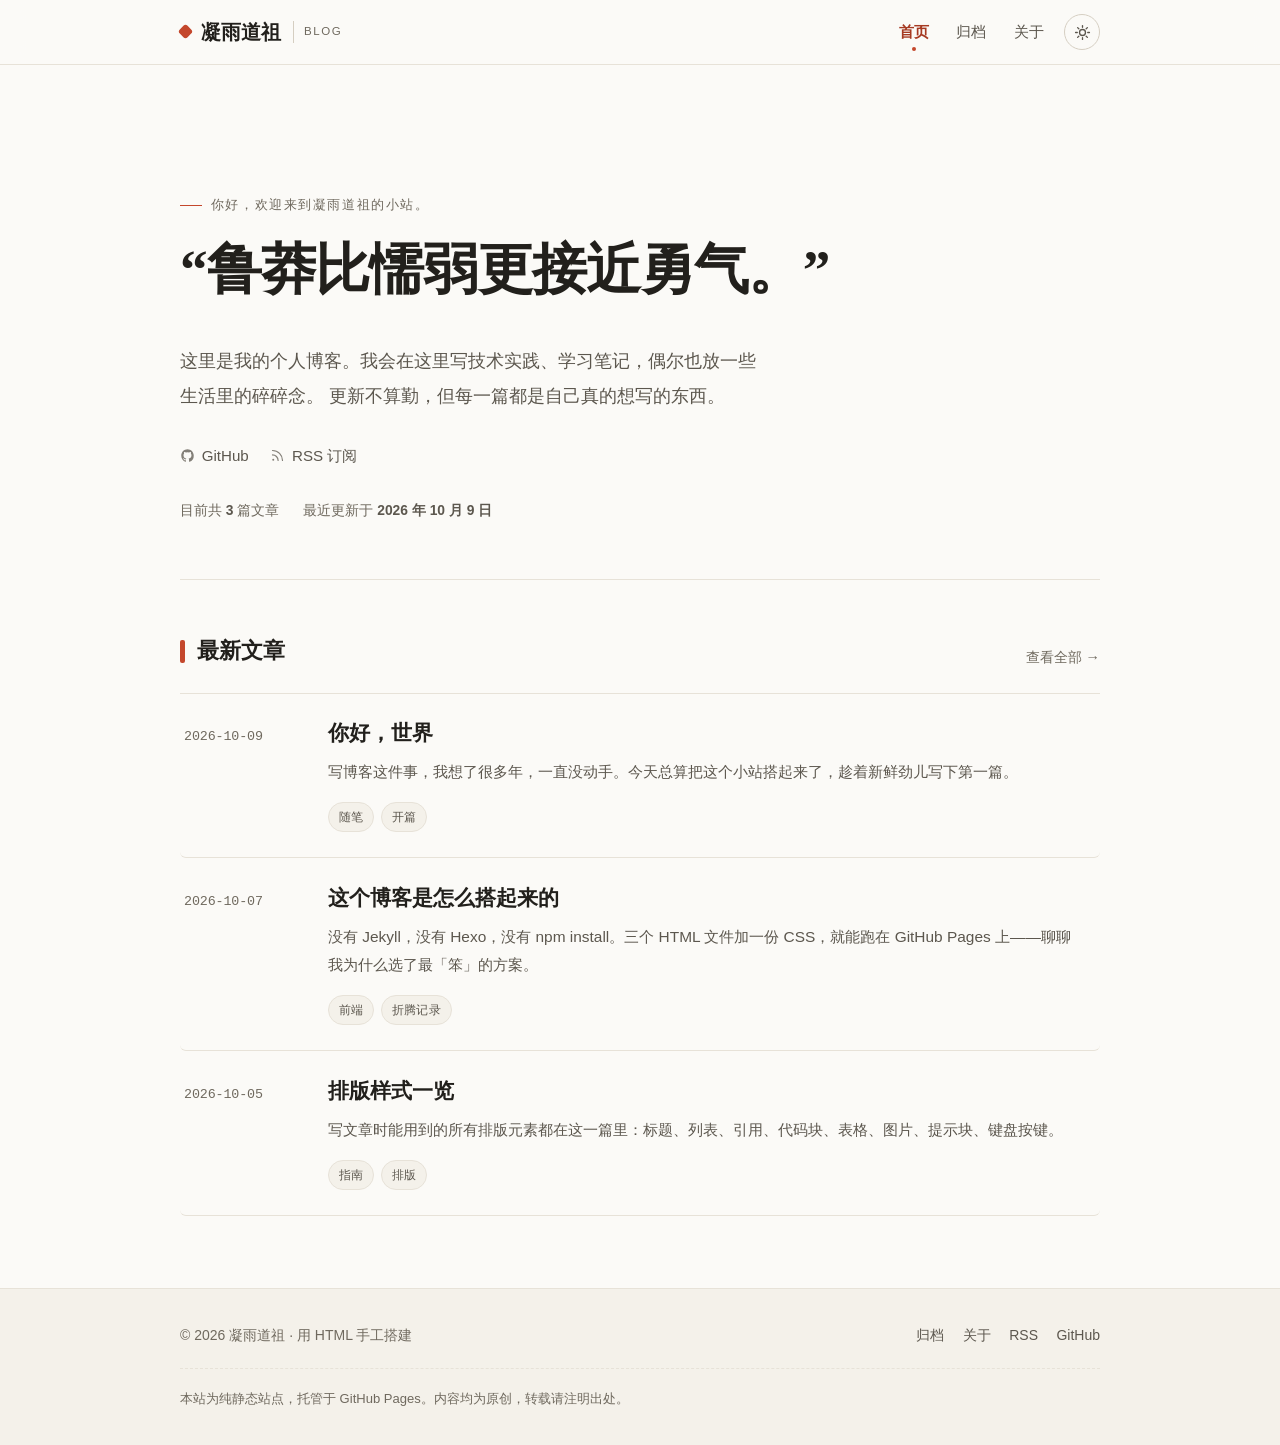
<file: index.html>
<!DOCTYPE html>
<html lang="zh-CN">
<head>
<meta charset="UTF-8">
<meta name="viewport" content="width=device-width, initial-scale=1">
<title>凝雨道祖的博客 · 记录技术、思考与生活</title>
<meta name="description" content="凝雨道祖的个人博客，记录技术实践、学习笔记和生活里的碎碎念。">
<meta name="author" content="凝雨道祖">
<meta name="theme-color" content="#fbfaf7" media="(prefers-color-scheme: light)">
<meta name="theme-color" content="#171512" media="(prefers-color-scheme: dark)">

<meta property="og:type" content="website">
<meta property="og:title" content="凝雨道祖的博客">
<meta property="og:description" content="记录技术、思考与生活。">
<meta property="og:url" content="https://ningyudaozu.github.io/">
<meta property="og:locale" content="zh_CN">

<link rel="icon" href="assets/img/favicon.svg" type="image/svg+xml">
<link rel="alternate" type="application/rss+xml" title="凝雨道祖的博客 · RSS" href="feed.xml">
<link rel="stylesheet" href="assets/css/style.css">
<script>
  /* 首屏前同步主题，避免深色模式下白屏闪烁 */
  (function () {
    try {
      var t = localStorage.getItem("blog-theme");
      if (t) document.documentElement.setAttribute("data-theme", t);
    } catch (e) {}
  })();
</script>
</head>
<body>
<a class="skip-link" href="#main">跳到正文</a>

<header class="site-header">
  <div class="wrap site-header__inner">
    <a class="brand" href="index.html">
      <span class="brand__mark" aria-hidden="true"></span>
      凝雨道祖
      <span class="brand__sub">Blog</span>
    </a>
    <nav class="nav" aria-label="主导航">
      <a class="nav__link is-active" href="index.html">首页</a>
      <a class="nav__link" href="archive.html">归档</a>
      <a class="nav__link" href="about.html">关于</a>
      <button class="theme-toggle" type="button" aria-label="切换深色模式">
        <svg class="icon icon--sun" viewBox="0 0 24 24" fill="none" stroke="currentColor" stroke-width="1.9" stroke-linecap="round" aria-hidden="true">
          <circle cx="12" cy="12" r="4.2"></circle>
          <path d="M12 2.2v2.4M12 19.4v2.4M2.2 12h2.4M19.4 12h2.4M5.1 5.1l1.7 1.7M17.2 17.2l1.7 1.7M18.9 5.1l-1.7 1.7M6.8 17.2l-1.7 1.7"></path>
        </svg>
        <svg class="icon icon--moon" viewBox="0 0 24 24" fill="none" stroke="currentColor" stroke-width="1.9" stroke-linecap="round" stroke-linejoin="round" aria-hidden="true">
          <path d="M20.4 14.6A8.6 8.6 0 0 1 9.4 3.6a8.6 8.6 0 1 0 11 11Z"></path>
        </svg>
      </button>
    </nav>
  </div>
</header>

<main id="main">
  <div class="wrap">

    <!-- 首屏 -->
    <section class="hero">
      <p class="hero__eyebrow">你好，欢迎来到凝雨道祖的小站。</p>
      <h1 class="hero__title">“鲁莽比懦弱更接近勇气。”</h1>
      <p class="hero__lede">
        这里是我的个人博客。我会在这里写技术实践、学习笔记，偶尔也放一些生活里的碎碎念。
        更新不算勤，但每一篇都是自己真的想写的东西。
      </p>
      <ul class="hero__links">
        <li>
          <a href="https://github.com/NingYuDaoZu" rel="noopener">
            <svg viewBox="0 0 24 24" fill="currentColor" aria-hidden="true"><path d="M12 2C6.48 2 2 6.58 2 12.25c0 4.53 2.87 8.37 6.84 9.73.5.1.68-.22.68-.49l-.01-1.9c-2.78.62-3.37-1.21-3.37-1.21-.46-1.18-1.11-1.5-1.11-1.5-.91-.64.07-.62.07-.62 1 .07 1.53 1.06 1.53 1.06.89 1.57 2.34 1.11 2.91.85.09-.66.35-1.11.63-1.37-2.22-.26-4.56-1.14-4.56-5.06 0-1.12.39-2.03 1.03-2.75-.1-.26-.45-1.3.1-2.71 0 0 .84-.28 2.75 1.05a9.3 9.3 0 0 1 5 0c1.91-1.33 2.75-1.05 2.75-1.05.55 1.41.2 2.45.1 2.71.64.72 1.03 1.63 1.03 2.75 0 3.93-2.35 4.8-4.58 5.05.36.32.68.94.68 1.9l-.01 2.82c0 .27.18.6.69.49A10.02 10.02 0 0 0 22 12.25C22 6.58 17.52 2 12 2Z"></path></svg>
            GitHub
          </a>
        </li>
        <li>
          <a href="feed.xml">
            <svg viewBox="0 0 24 24" fill="none" stroke="currentColor" stroke-width="1.9" stroke-linecap="round" stroke-linejoin="round" aria-hidden="true"><path d="M4 11a9 9 0 0 1 9 9"></path><path d="M4 4a16 16 0 0 1 16 16"></path><circle cx="5.2" cy="18.8" r="1.6" fill="currentColor" stroke="none"></circle></svg>
            RSS 订阅
          </a>
        </li>
      </ul>
      <p class="hero__stats">
        <span>目前共 <strong>3</strong> 篇文章</span>
        <span>最近更新于 <strong>2026 年 10 月 9 日</strong></span>
      </p>
    </section>

    <!-- 文章列表 -->
    <section>
      <div class="section-head">
        <h2 class="section-head__title">最新文章</h2>
        <a class="section-head__more" href="archive.html">查看全部 →</a>
      </div>

      <ol class="posts">
        <li class="post-row">
          <time class="post-row__date" datetime="2026-10-09">2026-10-09</time>
          <div class="post-row__body">
            <h3 class="post-row__title"><a href="posts/hello-world.html">你好，世界<span class="arrow" aria-hidden="true">→</span></a></h3>
            <p class="post-row__excerpt">
              写博客这件事，我想了很多年，一直没动手。今天总算把这个小站搭起来了，趁着新鲜劲儿写下第一篇。
            </p>
            <ul class="tags">
              <li><a class="tag" href="archive.html">随笔</a></li>
              <li><a class="tag" href="archive.html">开篇</a></li>
            </ul>
          </div>
        </li>

        <li class="post-row">
          <time class="post-row__date" datetime="2026-10-07">2026-10-07</time>
          <div class="post-row__body">
            <h3 class="post-row__title"><a href="posts/building-this-blog.html">这个博客是怎么搭起来的<span class="arrow" aria-hidden="true">→</span></a></h3>
            <p class="post-row__excerpt">
              没有 Jekyll，没有 Hexo，没有 npm install。三个 HTML 文件加一份 CSS，就能跑在 GitHub Pages 上——聊聊我为什么选了最「笨」的方案。
            </p>
            <ul class="tags">
              <li><a class="tag" href="archive.html">前端</a></li>
              <li><a class="tag" href="archive.html">折腾记录</a></li>
            </ul>
          </div>
        </li>

        <li class="post-row">
          <time class="post-row__date" datetime="2026-10-05">2026-10-05</time>
          <div class="post-row__body">
            <h3 class="post-row__title"><a href="posts/typography.html">排版样式一览<span class="arrow" aria-hidden="true">→</span></a></h3>
            <p class="post-row__excerpt">
              写文章时能用到的所有排版元素都在这一篇里：标题、列表、引用、代码块、表格、图片、提示块、键盘按键。
            </p>
            <ul class="tags">
              <li><a class="tag" href="archive.html">指南</a></li>
              <li><a class="tag" href="archive.html">排版</a></li>
            </ul>
          </div>
        </li>
      </ol>
    </section>

  </div>
</main>

<footer class="site-footer">
  <div class="wrap site-footer__inner">
    <p>© <span data-year>2026</span> 凝雨道祖 · 用 HTML 手工搭建</p>
    <ul class="footer-links">
      <li><a href="archive.html">归档</a></li>
      <li><a href="about.html">关于</a></li>
      <li><a href="feed.xml">RSS</a></li>
      <li><a href="https://github.com/NingYuDaoZu" rel="noopener">GitHub</a></li>
    </ul>
    <p class="footer-note">
      本站为纯静态站点，托管于 GitHub Pages。内容均为原创，转载请注明出处。
    </p>
  </div>
</footer>

<script src="assets/js/main.js"></script>
</body>
</html>
</file>
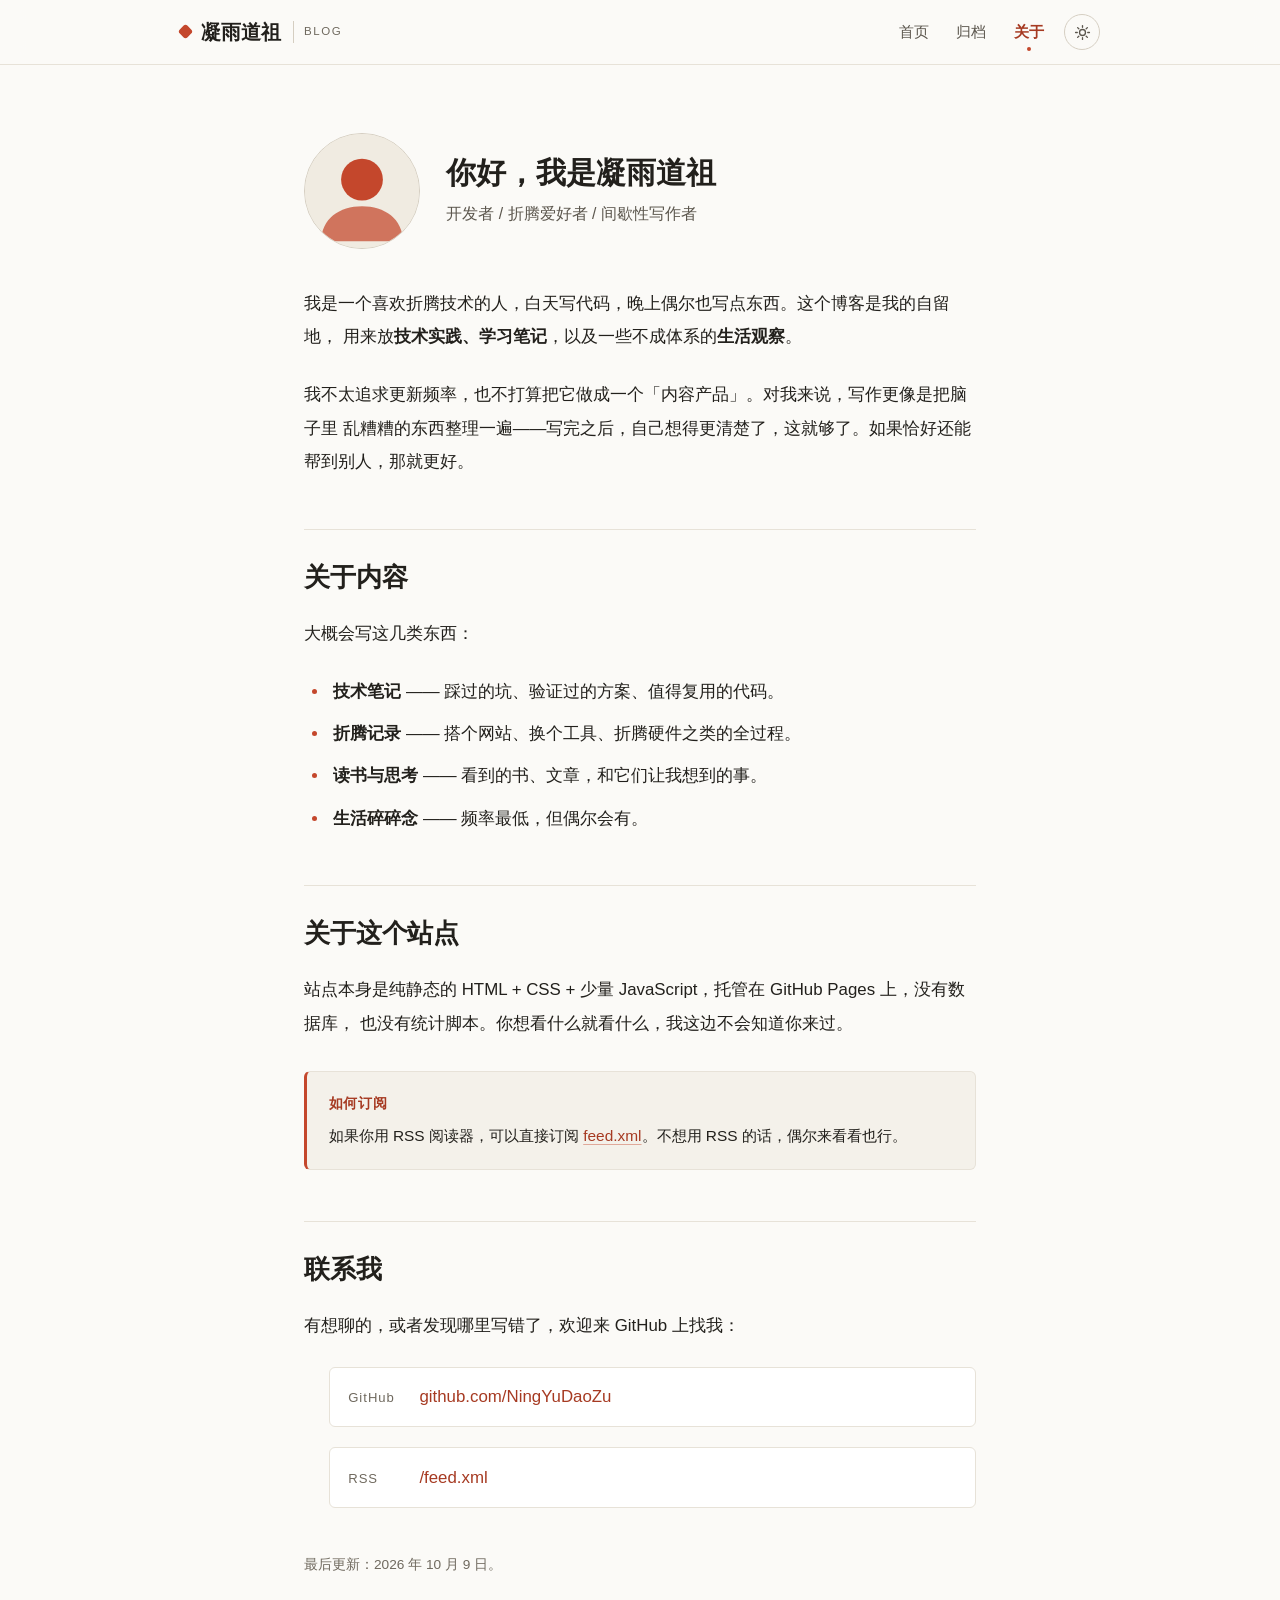
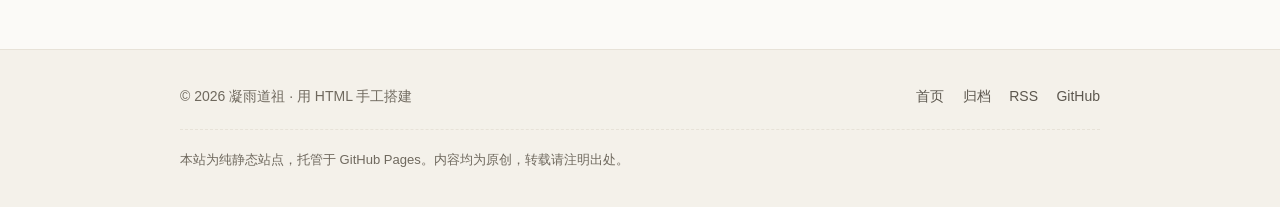
<file: about.html>
<!DOCTYPE html>
<html lang="zh-CN">
<head>
<meta charset="UTF-8">
<meta name="viewport" content="width=device-width, initial-scale=1">
<title>关于 · 凝雨道祖的博客</title>
<meta name="description" content="关于凝雨道祖 —— 一个喜欢折腾技术和记录生活的人。">
<meta name="author" content="凝雨道祖">
<meta name="theme-color" content="#fbfaf7" media="(prefers-color-scheme: light)">
<meta name="theme-color" content="#171512" media="(prefers-color-scheme: dark)">
<meta property="og:type" content="profile">
<meta property="og:title" content="关于 · 凝雨道祖的博客">
<meta property="og:url" content="https://ningyudaozu.github.io/about.html">
<link rel="icon" href="assets/img/favicon.svg" type="image/svg+xml">
<link rel="alternate" type="application/rss+xml" title="凝雨道祖的博客 · RSS" href="feed.xml">
<link rel="stylesheet" href="assets/css/style.css">
<script>
  (function () {
    try {
      var t = localStorage.getItem("blog-theme");
      if (t) document.documentElement.setAttribute("data-theme", t);
    } catch (e) {}
  })();
</script>
</head>
<body>
<a class="skip-link" href="#main">跳到正文</a>

<header class="site-header">
  <div class="wrap site-header__inner">
    <a class="brand" href="index.html">
      <span class="brand__mark" aria-hidden="true"></span>
      凝雨道祖
      <span class="brand__sub">Blog</span>
    </a>
    <nav class="nav" aria-label="主导航">
      <a class="nav__link" href="index.html">首页</a>
      <a class="nav__link" href="archive.html">归档</a>
      <a class="nav__link is-active" href="about.html">关于</a>
      <button class="theme-toggle" type="button" aria-label="切换深色模式">
        <svg class="icon icon--sun" viewBox="0 0 24 24" fill="none" stroke="currentColor" stroke-width="1.9" stroke-linecap="round" aria-hidden="true">
          <circle cx="12" cy="12" r="4.2"></circle>
          <path d="M12 2.2v2.4M12 19.4v2.4M2.2 12h2.4M19.4 12h2.4M5.1 5.1l1.7 1.7M17.2 17.2l1.7 1.7M18.9 5.1l-1.7 1.7M6.8 17.2l-1.7 1.7"></path>
        </svg>
        <svg class="icon icon--moon" viewBox="0 0 24 24" fill="none" stroke="currentColor" stroke-width="1.9" stroke-linecap="round" stroke-linejoin="round" aria-hidden="true">
          <path d="M20.4 14.6A8.6 8.6 0 0 1 9.4 3.6a8.6 8.6 0 1 0 11 11Z"></path>
        </svg>
      </button>
    </nav>
  </div>
</header>

<main id="main">
  <div class="wrap wrap--narrow">

    <div class="about-head">
      <img class="about-avatar" src="assets/img/avatar.svg" alt="凝雨道祖的头像" width="116" height="116">
      <div>
        <h1 class="about-head__name">你好，我是凝雨道祖</h1>
        <p class="about-head__role">开发者 / 折腾爱好者 / 间歇性写作者</p>
      </div>
    </div>

    <article class="article">
      <p>
        我是一个喜欢折腾技术的人，白天写代码，晚上偶尔也写点东西。这个博客是我的自留地，
        用来放<strong>技术实践、学习笔记</strong>，以及一些不成体系的<strong>生活观察</strong>。
      </p>
      <p>
        我不太追求更新频率，也不打算把它做成一个「内容产品」。对我来说，写作更像是把脑子里
        乱糟糟的东西整理一遍——写完之后，自己想得更清楚了，这就够了。如果恰好还能帮到别人，那就更好。
      </p>

      <h2>关于内容</h2>
      <p>大概会写这几类东西：</p>
      <ul>
        <li><strong>技术笔记</strong> —— 踩过的坑、验证过的方案、值得复用的代码。</li>
        <li><strong>折腾记录</strong> —— 搭个网站、换个工具、折腾硬件之类的全过程。</li>
        <li><strong>读书与思考</strong> —— 看到的书、文章，和它们让我想到的事。</li>
        <li><strong>生活碎碎念</strong> —— 频率最低，但偶尔会有。</li>
      </ul>

      <h2>关于这个站点</h2>
      <p>
        站点本身是纯静态的 HTML + CSS + 少量 JavaScript，托管在 GitHub Pages 上，没有数据库，
        也没有统计脚本。你想看什么就看什么，我这边不会知道你来过。
      </p>

      <div class="callout">
        <span class="callout__title">如何订阅</span>
        <p style="margin:0">
          如果你用 RSS 阅读器，可以直接订阅
          <a href="feed.xml">feed.xml</a>。不想用 RSS 的话，偶尔来看看也行。
        </p>
      </div>

      <h2>联系我</h2>
      <p>有想聊的，或者发现哪里写错了，欢迎来 GitHub 上找我：</p>

      <ul class="contact-list">
        <li>
          <span class="label">GitHub</span>
          <a href="https://github.com/NingYuDaoZu" rel="noopener">github.com/NingYuDaoZu</a>
        </li>
        <li>
          <span class="label">RSS</span>
          <a href="feed.xml">/feed.xml</a>
        </li>
      </ul>

      <p class="footnote" style="margin-top:2.25rem">
        最后更新：2026 年 10 月 9 日。
      </p>
    </article>

  </div>
</main>

<footer class="site-footer">
  <div class="wrap site-footer__inner">
    <p>© <span data-year>2026</span> 凝雨道祖 · 用 HTML 手工搭建</p>
    <ul class="footer-links">
      <li><a href="index.html">首页</a></li>
      <li><a href="archive.html">归档</a></li>
      <li><a href="feed.xml">RSS</a></li>
      <li><a href="https://github.com/NingYuDaoZu" rel="noopener">GitHub</a></li>
    </ul>
    <p class="footer-note">本站为纯静态站点，托管于 GitHub Pages。内容均为原创，转载请注明出处。</p>
  </div>
</footer>

<script src="assets/js/main.js"></script>
</body>
</html>
</file>
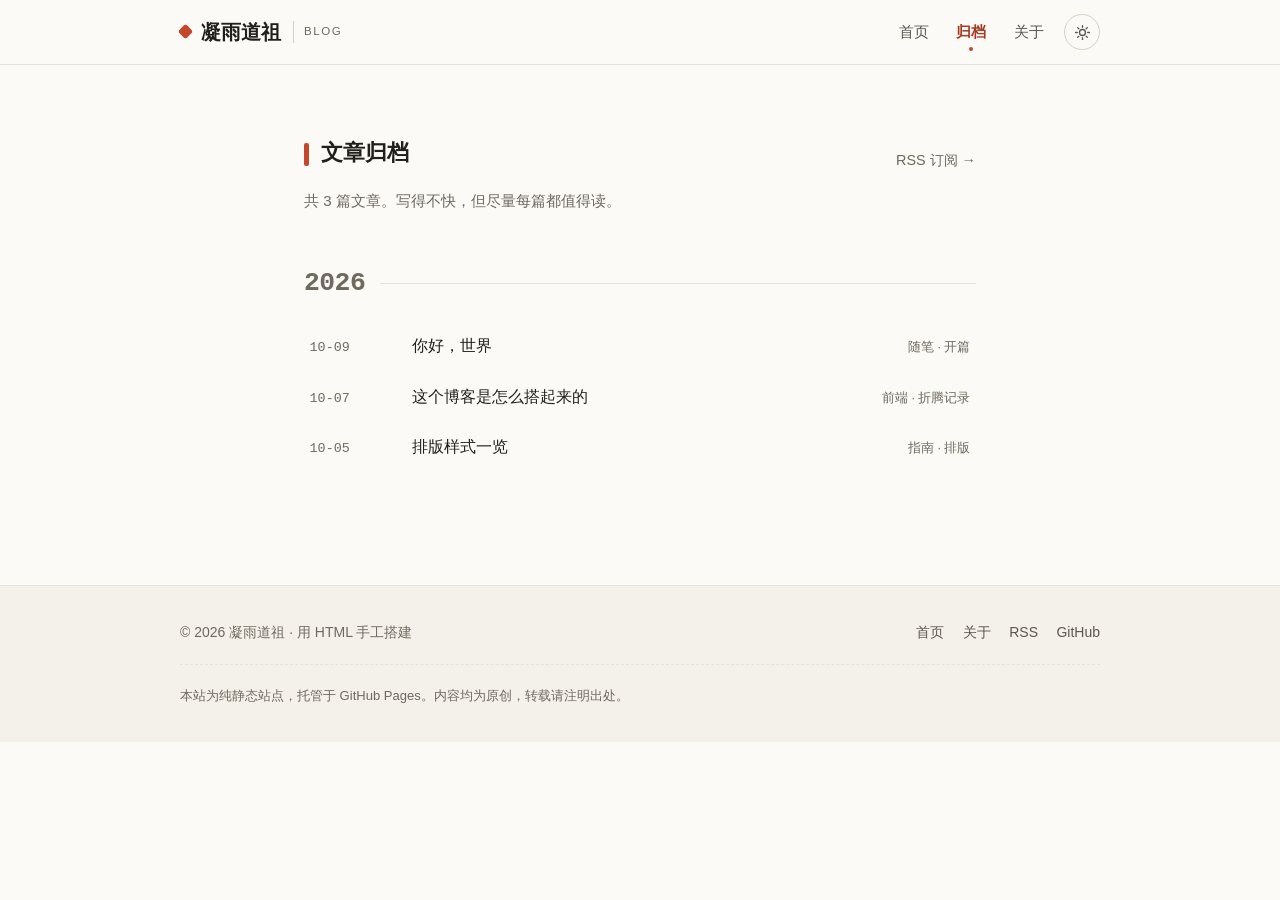
<file: archive.html>
<!DOCTYPE html>
<html lang="zh-CN">
<head>
<meta charset="UTF-8">
<meta name="viewport" content="width=device-width, initial-scale=1">
<title>归档 · 凝雨道祖的博客</title>
<meta name="description" content="凝雨道祖的博客文章归档，按年份整理。">
<meta name="author" content="凝雨道祖">
<meta name="theme-color" content="#fbfaf7" media="(prefers-color-scheme: light)">
<meta name="theme-color" content="#171512" media="(prefers-color-scheme: dark)">
<meta property="og:type" content="website">
<meta property="og:title" content="归档 · 凝雨道祖的博客">
<meta property="og:url" content="https://ningyudaozu.github.io/archive.html">
<link rel="icon" href="assets/img/favicon.svg" type="image/svg+xml">
<link rel="alternate" type="application/rss+xml" title="凝雨道祖的博客 · RSS" href="feed.xml">
<link rel="stylesheet" href="assets/css/style.css">
<script>
  (function () {
    try {
      var t = localStorage.getItem("blog-theme");
      if (t) document.documentElement.setAttribute("data-theme", t);
    } catch (e) {}
  })();
</script>
</head>
<body>
<a class="skip-link" href="#main">跳到正文</a>

<header class="site-header">
  <div class="wrap site-header__inner">
    <a class="brand" href="index.html">
      <span class="brand__mark" aria-hidden="true"></span>
      凝雨道祖
      <span class="brand__sub">Blog</span>
    </a>
    <nav class="nav" aria-label="主导航">
      <a class="nav__link" href="index.html">首页</a>
      <a class="nav__link is-active" href="archive.html">归档</a>
      <a class="nav__link" href="about.html">关于</a>
      <button class="theme-toggle" type="button" aria-label="切换深色模式">
        <svg class="icon icon--sun" viewBox="0 0 24 24" fill="none" stroke="currentColor" stroke-width="1.9" stroke-linecap="round" aria-hidden="true">
          <circle cx="12" cy="12" r="4.2"></circle>
          <path d="M12 2.2v2.4M12 19.4v2.4M2.2 12h2.4M19.4 12h2.4M5.1 5.1l1.7 1.7M17.2 17.2l1.7 1.7M18.9 5.1l-1.7 1.7M6.8 17.2l-1.7 1.7"></path>
        </svg>
        <svg class="icon icon--moon" viewBox="0 0 24 24" fill="none" stroke="currentColor" stroke-width="1.9" stroke-linecap="round" stroke-linejoin="round" aria-hidden="true">
          <path d="M20.4 14.6A8.6 8.6 0 0 1 9.4 3.6a8.6 8.6 0 1 0 11 11Z"></path>
        </svg>
      </button>
    </nav>
  </div>
</header>

<main id="main">
  <div class="wrap wrap--narrow">

    <div class="section-head" style="padding-top:0">
      <h1 class="section-head__title">文章归档</h1>
      <a class="section-head__more" href="feed.xml">RSS 订阅 →</a>
    </div>
    <p style="margin:-0.5rem 0 2.75rem;color:var(--ink-3);font-size:0.945rem">
      共 3 篇文章。写得不快，但尽量每篇都值得读。
    </p>

    <section class="year-group">
      <h2 class="year-group__title">2026</h2>
      <ul class="archive-list">
        <li class="archive-item">
          <time class="archive-item__date" datetime="2026-10-09">10-09</time>
          <h3 class="archive-item__title"><a href="posts/hello-world.html">你好，世界</a></h3>
          <span class="archive-item__tags">随笔 · 开篇</span>
        </li>
        <li class="archive-item">
          <time class="archive-item__date" datetime="2026-10-07">10-07</time>
          <h3 class="archive-item__title"><a href="posts/building-this-blog.html">这个博客是怎么搭起来的</a></h3>
          <span class="archive-item__tags">前端 · 折腾记录</span>
        </li>
        <li class="archive-item">
          <time class="archive-item__date" datetime="2026-10-05">10-05</time>
          <h3 class="archive-item__title"><a href="posts/typography.html">排版样式一览</a></h3>
          <span class="archive-item__tags">指南 · 排版</span>
        </li>
      </ul>
    </section>

  </div>
</main>

<footer class="site-footer">
  <div class="wrap site-footer__inner">
    <p>© <span data-year>2026</span> 凝雨道祖 · 用 HTML 手工搭建</p>
    <ul class="footer-links">
      <li><a href="index.html">首页</a></li>
      <li><a href="about.html">关于</a></li>
      <li><a href="feed.xml">RSS</a></li>
      <li><a href="https://github.com/NingYuDaoZu" rel="noopener">GitHub</a></li>
    </ul>
    <p class="footer-note">本站为纯静态站点，托管于 GitHub Pages。内容均为原创，转载请注明出处。</p>
  </div>
</footer>

<script src="assets/js/main.js"></script>
</body>
</html>
</file>
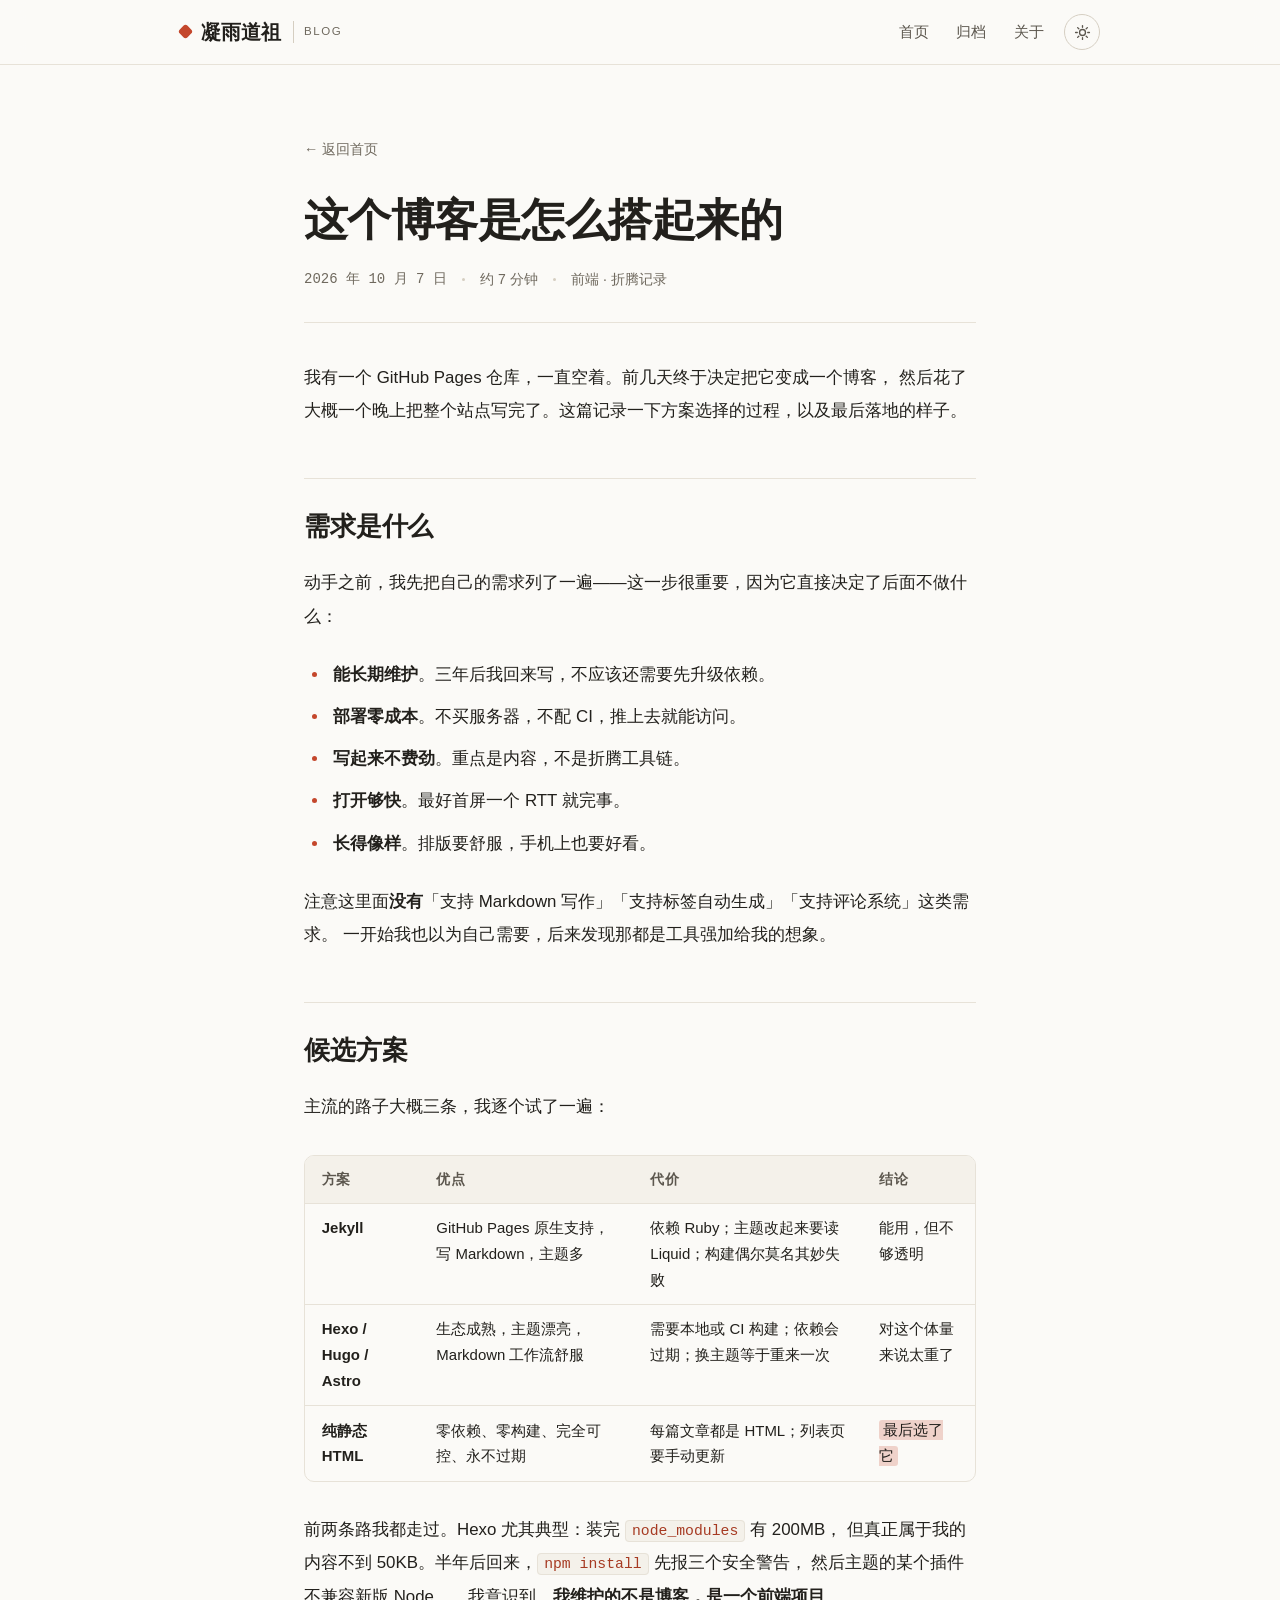
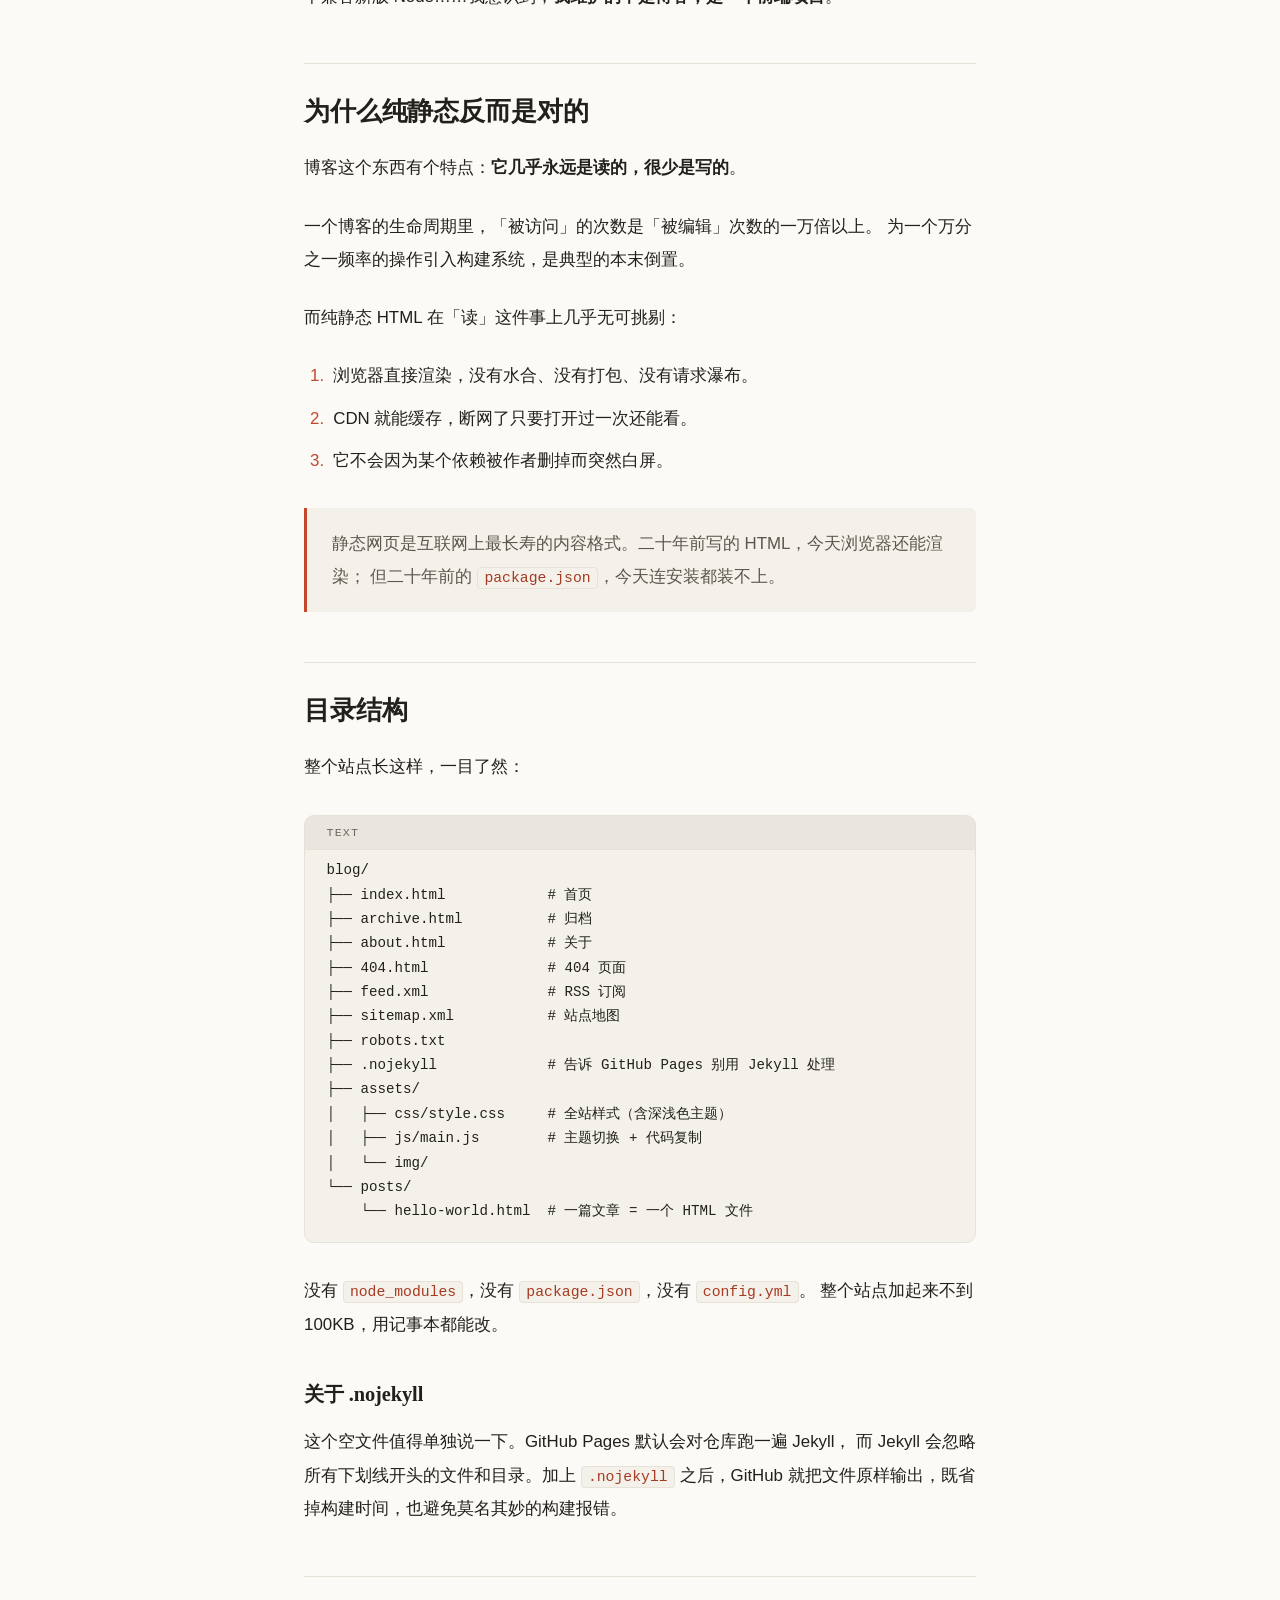
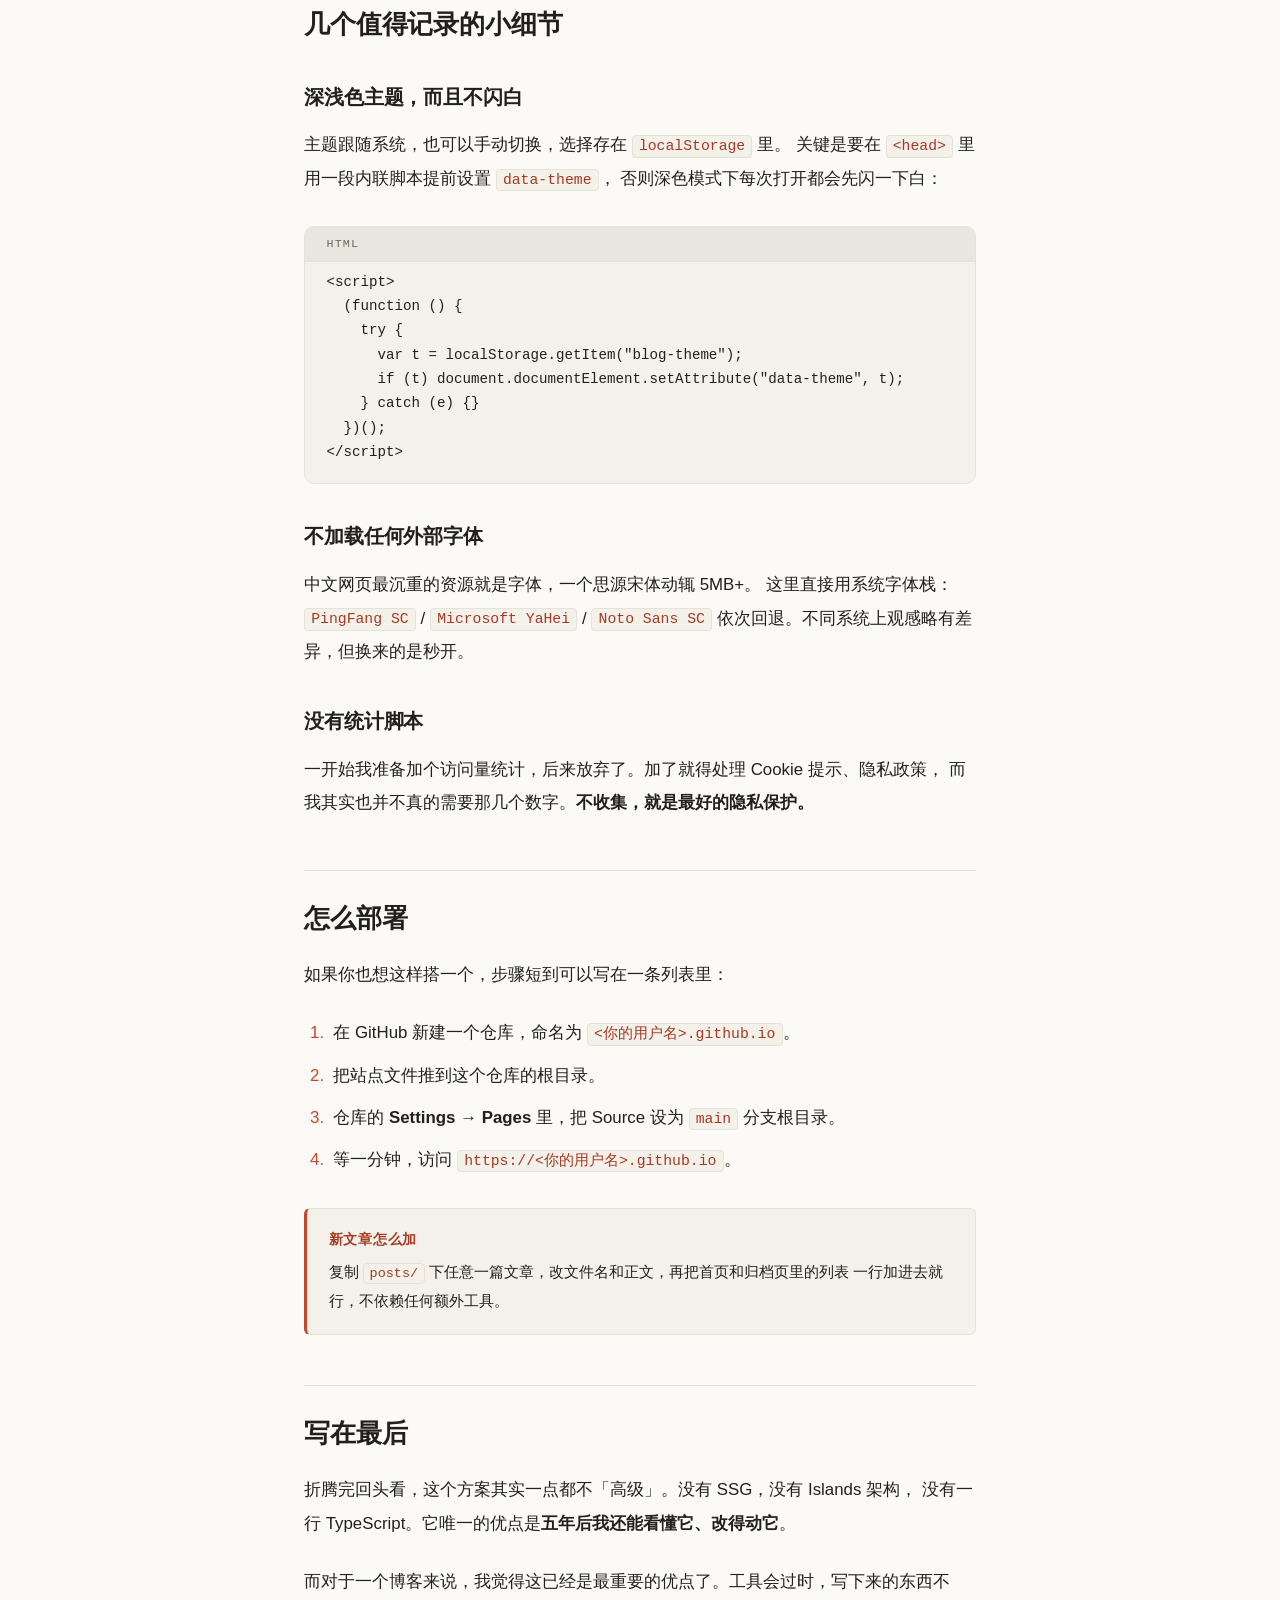
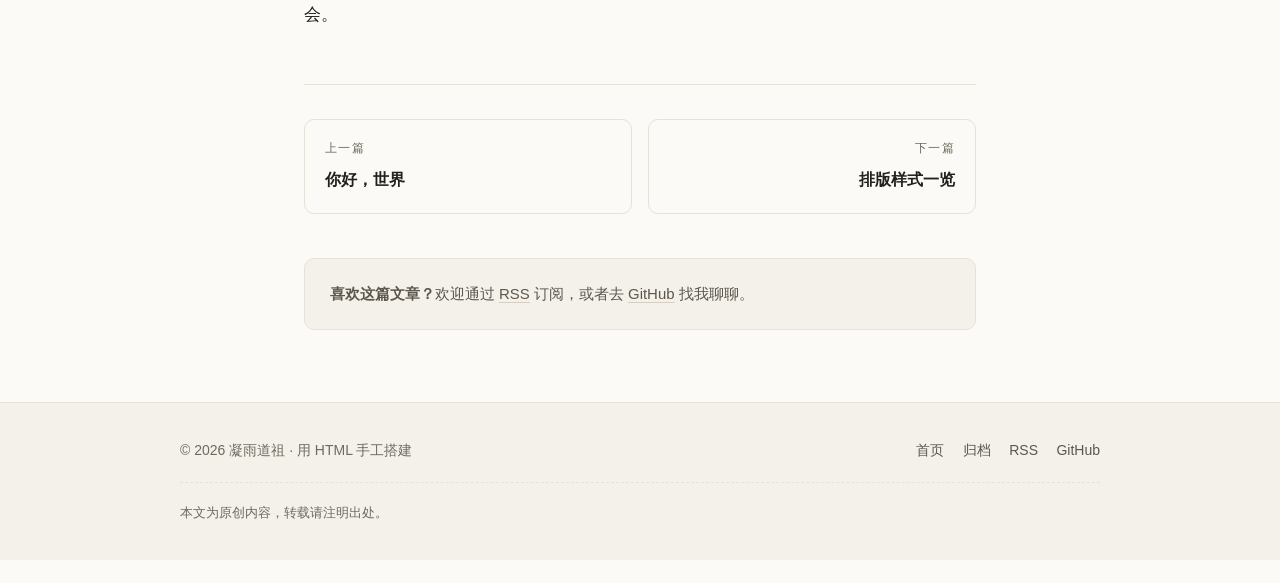
<file: posts/building-this-blog.html>
<!DOCTYPE html>
<html lang="zh-CN">
<head>
<meta charset="UTF-8">
<meta name="viewport" content="width=device-width, initial-scale=1">
<title>这个博客是怎么搭起来的 · 凝雨道祖的博客</title>
<meta name="description" content="没有 Jekyll，没有 Hexo，没有 npm install。聊聊为什么用纯静态 HTML 搭博客，以及整个目录结构和部署方式。">
<meta name="author" content="凝雨道祖">
<meta name="theme-color" content="#fbfaf7" media="(prefers-color-scheme: light)">
<meta name="theme-color" content="#171512" media="(prefers-color-scheme: dark)">
<meta property="og:type" content="article">
<meta property="og:title" content="这个博客是怎么搭起来的">
<meta property="og:description" content="没有框架，没有构建步骤，纯静态 HTML 搭博客的取舍过程。">
<meta property="og:url" content="https://ningyudaozu.github.io/posts/building-this-blog.html">
<meta property="article:published_time" content="2026-10-07">
<link rel="icon" href="../assets/img/favicon.svg" type="image/svg+xml">
<link rel="alternate" type="application/rss+xml" title="凝雨道祖的博客 · RSS" href="../feed.xml">
<link rel="stylesheet" href="../assets/css/style.css">
<script>
  (function () {
    try {
      var t = localStorage.getItem("blog-theme");
      if (t) document.documentElement.setAttribute("data-theme", t);
    } catch (e) {}
  })();
</script>
</head>
<body>
<a class="skip-link" href="#main">跳到正文</a>

<header class="site-header">
  <div class="wrap site-header__inner">
    <a class="brand" href="../index.html">
      <span class="brand__mark" aria-hidden="true"></span>
      凝雨道祖
      <span class="brand__sub">Blog</span>
    </a>
    <nav class="nav" aria-label="主导航">
      <a class="nav__link" href="../index.html">首页</a>
      <a class="nav__link" href="../archive.html">归档</a>
      <a class="nav__link" href="../about.html">关于</a>
      <button class="theme-toggle" type="button" aria-label="切换深色模式">
        <svg class="icon icon--sun" viewBox="0 0 24 24" fill="none" stroke="currentColor" stroke-width="1.9" stroke-linecap="round" aria-hidden="true">
          <circle cx="12" cy="12" r="4.2"></circle>
          <path d="M12 2.2v2.4M12 19.4v2.4M2.2 12h2.4M19.4 12h2.4M5.1 5.1l1.7 1.7M17.2 17.2l1.7 1.7M18.9 5.1l-1.7 1.7M6.8 17.2l-1.7 1.7"></path>
        </svg>
        <svg class="icon icon--moon" viewBox="0 0 24 24" fill="none" stroke="currentColor" stroke-width="1.9" stroke-linecap="round" stroke-linejoin="round" aria-hidden="true">
          <path d="M20.4 14.6A8.6 8.6 0 0 1 9.4 3.6a8.6 8.6 0 1 0 11 11Z"></path>
        </svg>
      </button>
    </nav>
  </div>
</header>

<main id="main">
  <div class="wrap wrap--narrow">

    <a class="back-link" href="../index.html">← 返回首页</a>

    <header class="post-head">
      <h1 class="post-head__title">这个博客是怎么搭起来的</h1>
      <div class="post-head__meta">
        <time datetime="2026-10-07">2026 年 10 月 7 日</time>
        <span class="dot" aria-hidden="true"></span>
        <span>约 7 分钟</span>
        <span class="dot" aria-hidden="true"></span>
        <span>前端 · 折腾记录</span>
      </div>
    </header>

    <article class="article">
      <p>
        我有一个 GitHub Pages 仓库，一直空着。前几天终于决定把它变成一个博客，
        然后花了大概一个晚上把整个站点写完了。这篇记录一下方案选择的过程，以及最后落地的样子。
      </p>

      <h2>需求是什么</h2>
      <p>动手之前，我先把自己的需求列了一遍——这一步很重要，因为它直接决定了后面不做什么：</p>
      <ul>
        <li><strong>能长期维护</strong>。三年后我回来写，不应该还需要先升级依赖。</li>
        <li><strong>部署零成本</strong>。不买服务器，不配 CI，推上去就能访问。</li>
        <li><strong>写起来不费劲</strong>。重点是内容，不是折腾工具链。</li>
        <li><strong>打开够快</strong>。最好首屏一个 RTT 就完事。</li>
        <li><strong>长得像样</strong>。排版要舒服，手机上也要好看。</li>
      </ul>
      <p>
        注意这里面<strong>没有</strong>「支持 Markdown 写作」「支持标签自动生成」「支持评论系统」这类需求。
        一开始我也以为自己需要，后来发现那都是工具强加给我的想象。
      </p>

      <h2>候选方案</h2>
      <p>主流的路子大概三条，我逐个试了一遍：</p>

      <div class="table-wrap">
        <table>
          <thead>
            <tr>
              <th>方案</th>
              <th>优点</th>
              <th>代价</th>
              <th>结论</th>
            </tr>
          </thead>
          <tbody>
            <tr>
              <td><strong>Jekyll</strong></td>
              <td>GitHub Pages 原生支持，写 Markdown，主题多</td>
              <td>依赖 Ruby；主题改起来要读 Liquid；构建偶尔莫名其妙失败</td>
              <td>能用，但不够透明</td>
            </tr>
            <tr>
              <td><strong>Hexo / Hugo / Astro</strong></td>
              <td>生态成熟，主题漂亮，Markdown 工作流舒服</td>
              <td>需要本地或 CI 构建；依赖会过期；换主题等于重来一次</td>
              <td>对这个体量来说太重了</td>
            </tr>
            <tr>
              <td><strong>纯静态 HTML</strong></td>
              <td>零依赖、零构建、完全可控、永不过期</td>
              <td>每篇文章都是 HTML；列表页要手动更新</td>
              <td><mark>最后选了它</mark></td>
            </tr>
          </tbody>
        </table>
      </div>

      <p>
        前两条路我都走过。Hexo 尤其典型：装完 <code>node_modules</code> 有 200MB，
        但真正属于我的内容不到 50KB。半年后回来，<code>npm install</code> 先报三个安全警告，
        然后主题的某个插件不兼容新版 Node……我意识到，<strong>我维护的不是博客，是一个前端项目</strong>。
      </p>

      <h2>为什么纯静态反而是对的</h2>
      <p>博客这个东西有个特点：<strong>它几乎永远是读的，很少是写的</strong>。</p>
      <p>
        一个博客的生命周期里，「被访问」的次数是「被编辑」次数的一万倍以上。
        为一个万分之一频率的操作引入构建系统，是典型的本末倒置。
      </p>
      <p>而纯静态 HTML 在「读」这件事上几乎无可挑剔：</p>
      <ol>
        <li>浏览器直接渲染，没有水合、没有打包、没有请求瀑布。</li>
        <li>CDN 就能缓存，断网了只要打开过一次还能看。</li>
        <li>它不会因为某个依赖被作者删掉而突然白屏。</li>
      </ol>

      <blockquote>
        <p>
          静态网页是互联网上最长寿的内容格式。二十年前写的 HTML，今天浏览器还能渲染；
          但二十年前的 <code>package.json</code>，今天连安装都装不上。
        </p>
      </blockquote>

      <h2>目录结构</h2>
      <p>整个站点长这样，一目了然：</p>

      <pre data-lang="text"><code>blog/
├── index.html            # 首页
├── archive.html          # 归档
├── about.html            # 关于
├── 404.html              # 404 页面
├── feed.xml              # RSS 订阅
├── sitemap.xml           # 站点地图
├── robots.txt
├── .nojekyll             # 告诉 GitHub Pages 别用 Jekyll 处理
├── assets/
│   ├── css/style.css     # 全站样式（含深浅色主题）
│   ├── js/main.js        # 主题切换 + 代码复制
│   └── img/
└── posts/
    └── hello-world.html  # 一篇文章 = 一个 HTML 文件</code></pre>

      <p>
        没有 <code>node_modules</code>，没有 <code>package.json</code>，没有 <code>config.yml</code>。
        整个站点加起来不到 100KB，用记事本都能改。
      </p>

      <h3>关于 .nojekyll</h3>
      <p>
        这个空文件值得单独说一下。GitHub Pages 默认会对仓库跑一遍 Jekyll，
        而 Jekyll 会忽略所有下划线开头的文件和目录。加上 <code>.nojekyll</code>
        之后，GitHub 就把文件原样输出，既省掉构建时间，也避免莫名其妙的构建报错。
      </p>

      <h2>几个值得记录的小细节</h2>

      <h3>深浅色主题，而且不闪白</h3>
      <p>
        主题跟随系统，也可以手动切换，选择存在 <code>localStorage</code> 里。
        关键是要在 <code>&lt;head&gt;</code> 里用一段内联脚本提前设置 <code>data-theme</code>，
        否则深色模式下每次打开都会先闪一下白：
      </p>

      <pre data-lang="html"><code>&lt;script&gt;
  (function () {
    try {
      var t = localStorage.getItem("blog-theme");
      if (t) document.documentElement.setAttribute("data-theme", t);
    } catch (e) {}
  })();
&lt;/script&gt;</code></pre>

      <h3>不加载任何外部字体</h3>
      <p>
        中文网页最沉重的资源就是字体，一个思源宋体动辄 5MB+。
        这里直接用系统字体栈：<code>PingFang SC</code> / <code>Microsoft YaHei</code> /
        <code>Noto Sans SC</code> 依次回退。不同系统上观感略有差异，但换来的是秒开。
      </p>

      <h3>没有统计脚本</h3>
      <p>
        一开始我准备加个访问量统计，后来放弃了。加了就得处理 Cookie 提示、隐私政策，
        而我其实也并不真的需要那几个数字。<strong>不收集，就是最好的隐私保护。</strong>
      </p>

      <h2>怎么部署</h2>
      <p>如果你也想这样搭一个，步骤短到可以写在一条列表里：</p>
      <ol>
        <li>在 GitHub 新建一个仓库，命名为 <code>&lt;你的用户名&gt;.github.io</code>。</li>
        <li>把站点文件推到这个仓库的根目录。</li>
        <li>仓库的 <strong>Settings → Pages</strong> 里，把 Source 设为 <code>main</code> 分支根目录。</li>
        <li>等一分钟，访问 <code>https://&lt;你的用户名&gt;.github.io</code>。</li>
      </ol>

      <div class="callout">
        <span class="callout__title">新文章怎么加</span>
        <p>
          复制 <code>posts/</code> 下任意一篇文章，改文件名和正文，再把首页和归档页里的列表
          一行加进去就行，不依赖任何额外工具。
        </p>
      </div>

      <h2>写在最后</h2>
      <p>
        折腾完回头看，这个方案其实一点都不「高级」。没有 SSG，没有 Islands 架构，
        没有一行 TypeScript。它唯一的优点是<strong>五年后我还能看懂它、改得动它</strong>。
      </p>
      <p>
        而对于一个博客来说，我觉得这已经是最重要的优点了。工具会过时，写下来的东西不会。
      </p>
    </article>

    <nav class="post-nav" aria-label="文章导航">
      <a class="post-nav__item" href="hello-world.html">
        <span class="post-nav__label">上一篇</span>
        <span class="post-nav__title">你好，世界</span>
      </a>
      <a class="post-nav__item post-nav__item--next" href="typography.html">
        <span class="post-nav__label">下一篇</span>
        <span class="post-nav__title">排版样式一览</span>
      </a>
    </nav>

    <div class="post-foot">
      <p><strong>喜欢这篇文章？</strong>欢迎通过 <a href="../feed.xml">RSS</a> 订阅，或者去 <a href="https://github.com/NingYuDaoZu" rel="noopener">GitHub</a> 找我聊聊。</p>
    </div>

  </div>
</main>

<footer class="site-footer">
  <div class="wrap site-footer__inner">
    <p>© <span data-year>2026</span> 凝雨道祖 · 用 HTML 手工搭建</p>
    <ul class="footer-links">
      <li><a href="../index.html">首页</a></li>
      <li><a href="../archive.html">归档</a></li>
      <li><a href="../feed.xml">RSS</a></li>
      <li><a href="https://github.com/NingYuDaoZu" rel="noopener">GitHub</a></li>
    </ul>
    <p class="footer-note">本文为原创内容，转载请注明出处。</p>
  </div>
</footer>

<script src="../assets/js/main.js"></script>
</body>
</html>
</file>
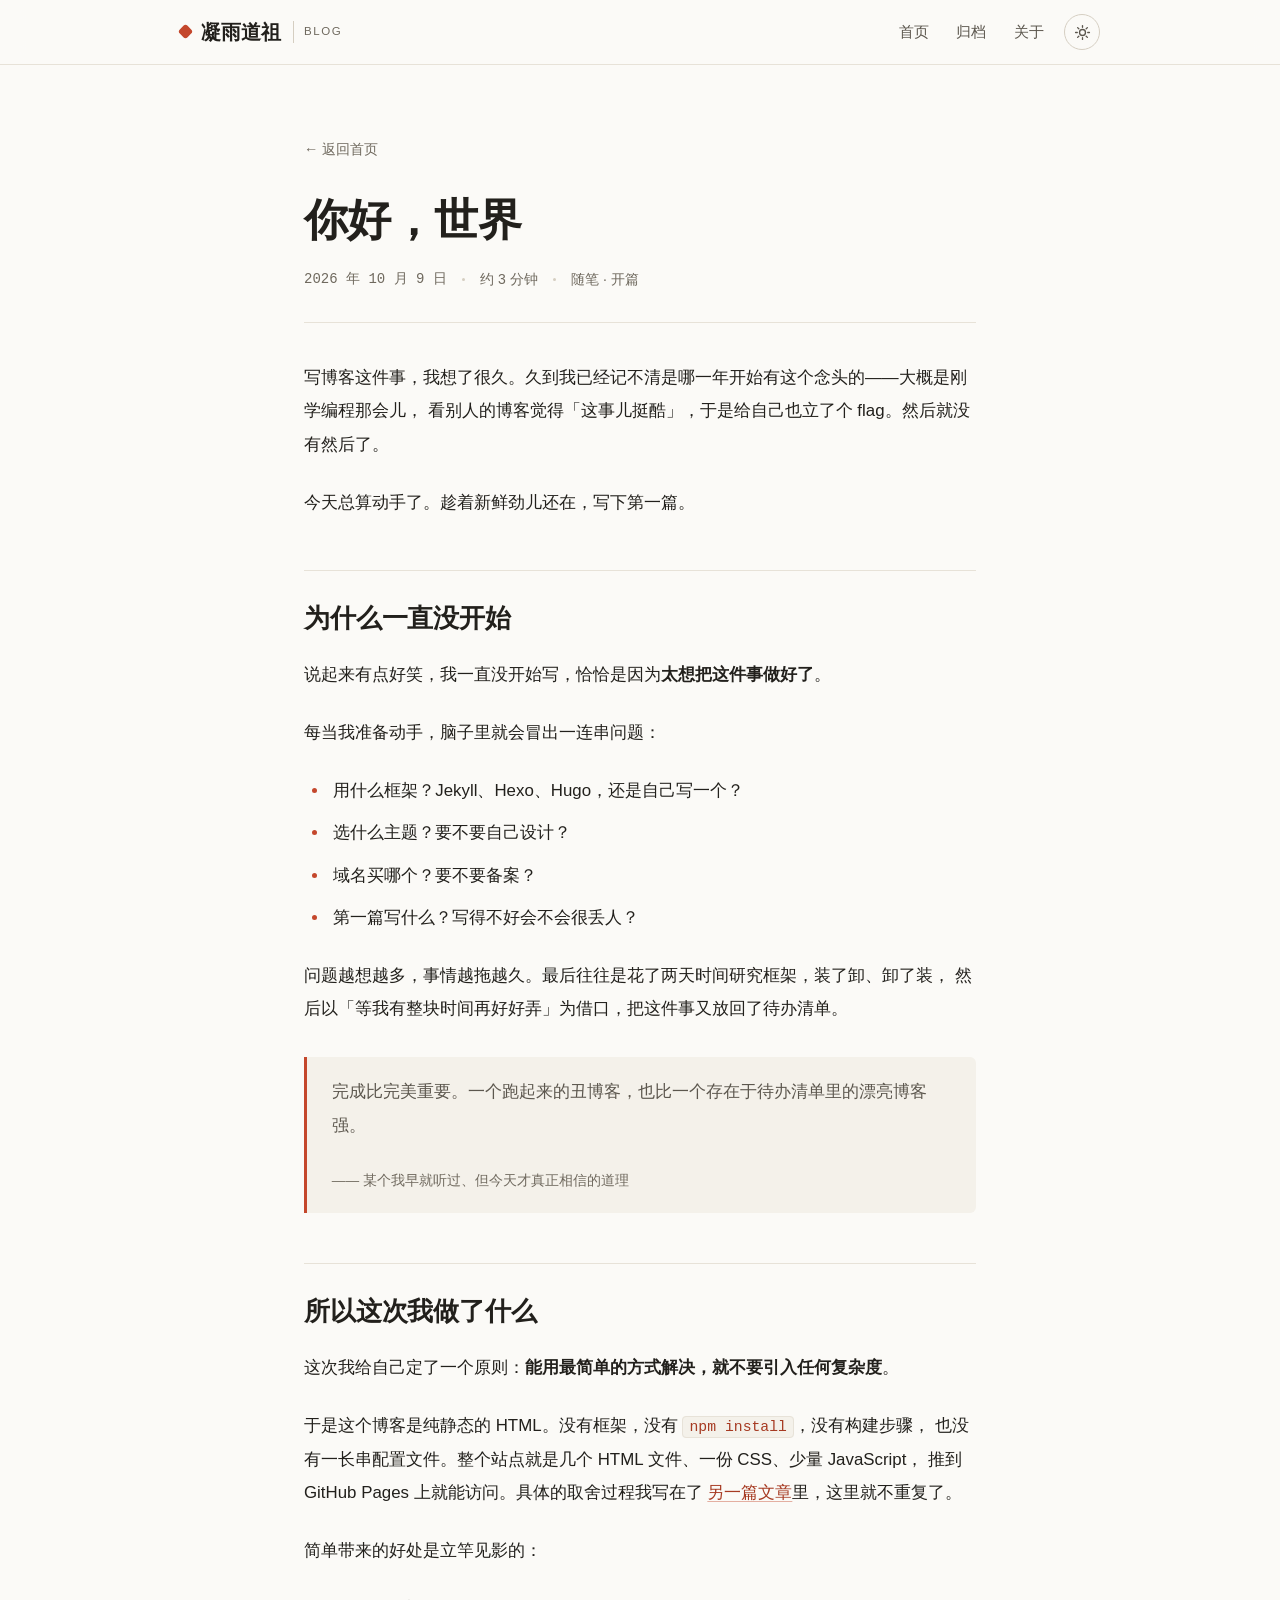
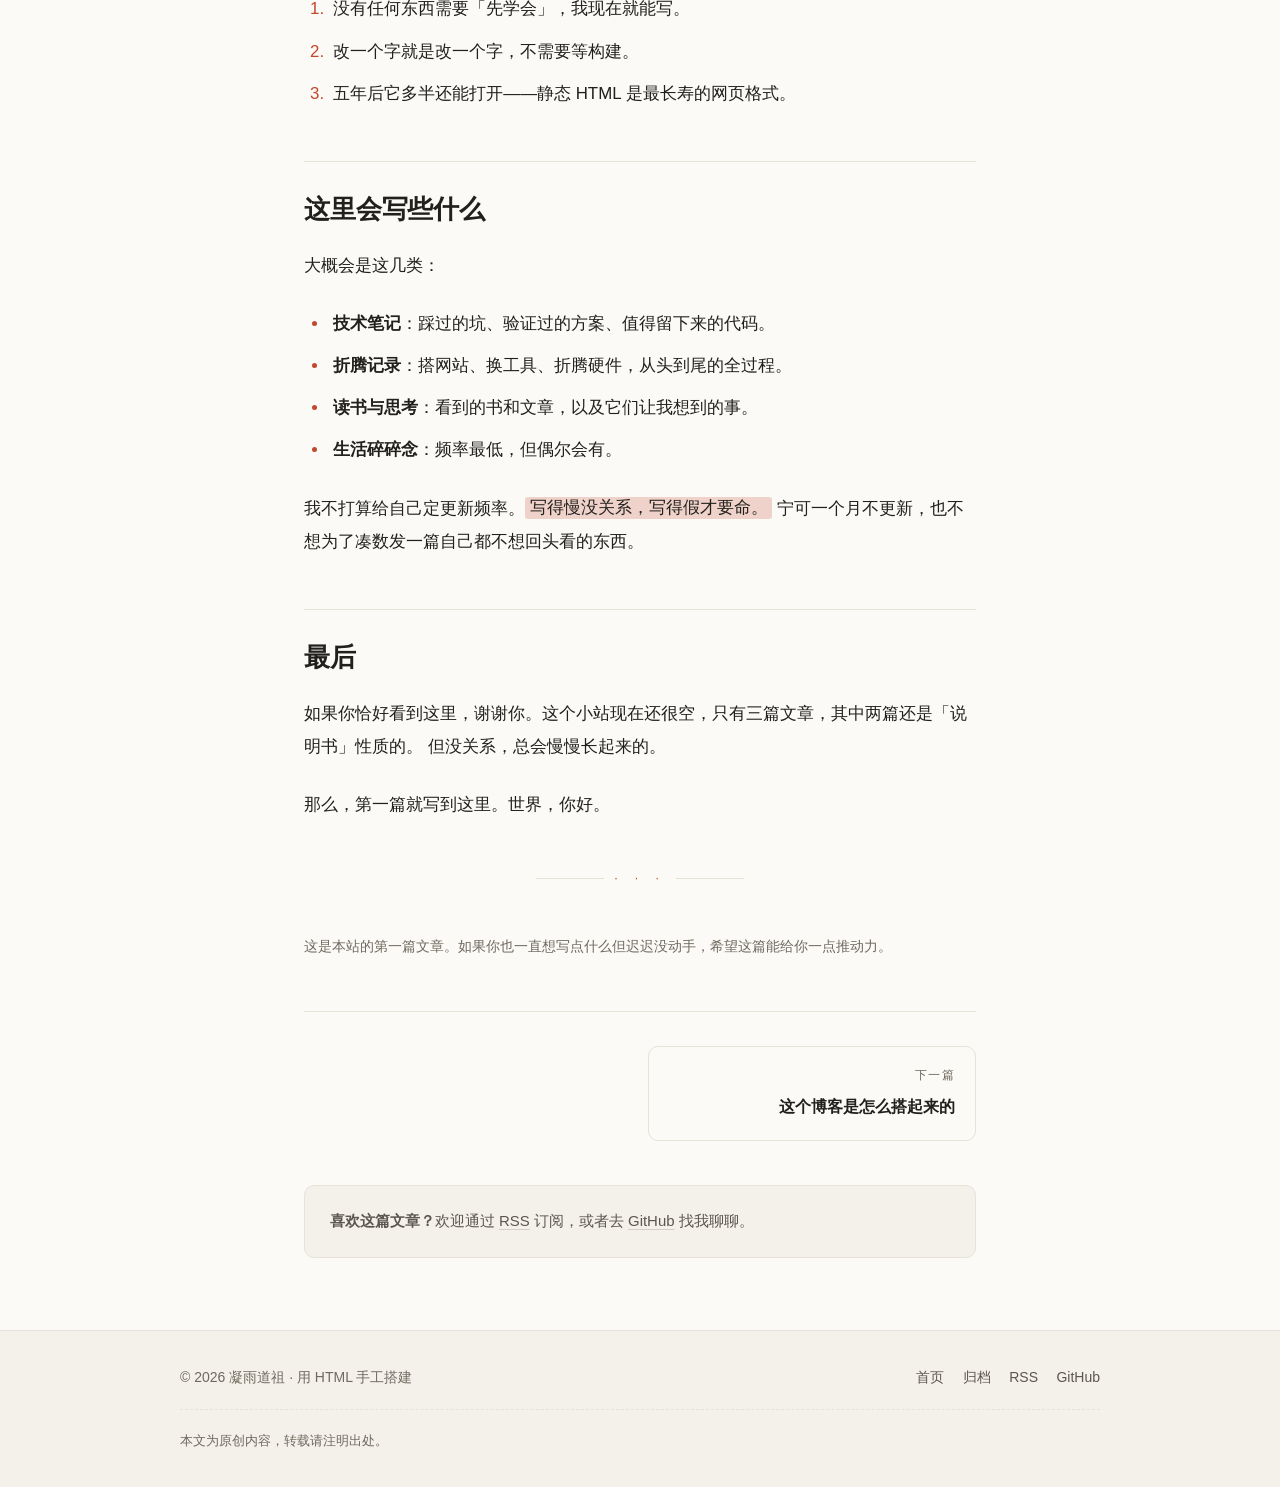
<file: posts/hello-world.html>
<!DOCTYPE html>
<html lang="zh-CN">
<head>
<meta charset="UTF-8">
<meta name="viewport" content="width=device-width, initial-scale=1">
<title>你好，世界 · 凝雨道祖的博客</title>
<meta name="description" content="写博客这件事我想了很多年，今天总算动手了。第一篇文章，聊聊为什么开始，以及这里会写些什么。">
<meta name="author" content="凝雨道祖">
<meta name="theme-color" content="#fbfaf7" media="(prefers-color-scheme: light)">
<meta name="theme-color" content="#171512" media="(prefers-color-scheme: dark)">
<meta property="og:type" content="article">
<meta property="og:title" content="你好，世界">
<meta property="og:description" content="写博客这件事我想了很多年，今天总算动手了。">
<meta property="og:url" content="https://ningyudaozu.github.io/posts/hello-world.html">
<meta property="article:published_time" content="2026-10-09">
<link rel="icon" href="../assets/img/favicon.svg" type="image/svg+xml">
<link rel="alternate" type="application/rss+xml" title="凝雨道祖的博客 · RSS" href="../feed.xml">
<link rel="stylesheet" href="../assets/css/style.css">
<script>
  (function () {
    try {
      var t = localStorage.getItem("blog-theme");
      if (t) document.documentElement.setAttribute("data-theme", t);
    } catch (e) {}
  })();
</script>
</head>
<body>
<a class="skip-link" href="#main">跳到正文</a>

<header class="site-header">
  <div class="wrap site-header__inner">
    <a class="brand" href="../index.html">
      <span class="brand__mark" aria-hidden="true"></span>
      凝雨道祖
      <span class="brand__sub">Blog</span>
    </a>
    <nav class="nav" aria-label="主导航">
      <a class="nav__link" href="../index.html">首页</a>
      <a class="nav__link" href="../archive.html">归档</a>
      <a class="nav__link" href="../about.html">关于</a>
      <button class="theme-toggle" type="button" aria-label="切换深色模式">
        <svg class="icon icon--sun" viewBox="0 0 24 24" fill="none" stroke="currentColor" stroke-width="1.9" stroke-linecap="round" aria-hidden="true">
          <circle cx="12" cy="12" r="4.2"></circle>
          <path d="M12 2.2v2.4M12 19.4v2.4M2.2 12h2.4M19.4 12h2.4M5.1 5.1l1.7 1.7M17.2 17.2l1.7 1.7M18.9 5.1l-1.7 1.7M6.8 17.2l-1.7 1.7"></path>
        </svg>
        <svg class="icon icon--moon" viewBox="0 0 24 24" fill="none" stroke="currentColor" stroke-width="1.9" stroke-linecap="round" stroke-linejoin="round" aria-hidden="true">
          <path d="M20.4 14.6A8.6 8.6 0 0 1 9.4 3.6a8.6 8.6 0 1 0 11 11Z"></path>
        </svg>
      </button>
    </nav>
  </div>
</header>

<main id="main">
  <div class="wrap wrap--narrow">

    <a class="back-link" href="../index.html">← 返回首页</a>

    <header class="post-head">
      <h1 class="post-head__title">你好，世界</h1>
      <div class="post-head__meta">
        <time datetime="2026-10-09">2026 年 10 月 9 日</time>
        <span class="dot" aria-hidden="true"></span>
        <span>约 3 分钟</span>
        <span class="dot" aria-hidden="true"></span>
        <span>随笔 · 开篇</span>
      </div>
    </header>

    <article class="article">
      <p>
        写博客这件事，我想了很久。久到我已经记不清是哪一年开始有这个念头的——大概是刚学编程那会儿，
        看别人的博客觉得「这事儿挺酷」，于是给自己也立了个 flag。然后就没有然后了。
      </p>
      <p>
        今天总算动手了。趁着新鲜劲儿还在，写下第一篇。
      </p>

      <h2>为什么一直没开始</h2>
      <p>
        说起来有点好笑，我一直没开始写，恰恰是因为<b>太想把这件事做好了</b>。
      </p>
      <p>每当我准备动手，脑子里就会冒出一连串问题：</p>
      <ul>
        <li>用什么框架？Jekyll、Hexo、Hugo，还是自己写一个？</li>
        <li>选什么主题？要不要自己设计？</li>
        <li>域名买哪个？要不要备案？</li>
        <li>第一篇写什么？写得不好会不会很丢人？</li>
      </ul>
      <p>
        问题越想越多，事情越拖越久。最后往往是花了两天时间研究框架，装了卸、卸了装，
        然后以「等我有整块时间再好好弄」为借口，把这件事又放回了待办清单。
      </p>

      <blockquote>
        <p>完成比完美重要。一个跑起来的丑博客，也比一个存在于待办清单里的漂亮博客强。</p>
        <cite>某个我早就听过、但今天才真正相信的道理</cite>
      </blockquote>

      <h2>所以这次我做了什么</h2>
      <p>
        这次我给自己定了一个原则：<strong>能用最简单的方式解决，就不要引入任何复杂度</strong>。
      </p>
      <p>
        于是这个博客是纯静态的 HTML。没有框架，没有 <code>npm install</code>，没有构建步骤，
        也没有一长串配置文件。整个站点就是几个 HTML 文件、一份 CSS、少量 JavaScript，
        推到 GitHub Pages 上就能访问。具体的取舍过程我写在了
        <a href="building-this-blog.html">另一篇文章</a>里，这里就不重复了。
      </p>
      <p>简单带来的好处是立竿见影的：</p>
      <ol>
        <li>没有任何东西需要「先学会」，我现在就能写。</li>
        <li>改一个字就是改一个字，不需要等构建。</li>
        <li>五年后它多半还能打开——静态 HTML 是最长寿的网页格式。</li>
      </ol>

      <h2>这里会写些什么</h2>
      <p>大概会是这几类：</p>
      <ul>
        <li><strong>技术笔记</strong>：踩过的坑、验证过的方案、值得留下来的代码。</li>
        <li><strong>折腾记录</strong>：搭网站、换工具、折腾硬件，从头到尾的全过程。</li>
        <li><strong>读书与思考</strong>：看到的书和文章，以及它们让我想到的事。</li>
        <li><strong>生活碎碎念</strong>：频率最低，但偶尔会有。</li>
      </ul>
      <p>
        我不打算给自己定更新频率。<mark>写得慢没关系，写得假才要命。</mark>
        宁可一个月不更新，也不想为了凑数发一篇自己都不想回头看的东西。
      </p>

      <h2>最后</h2>
      <p>
        如果你恰好看到这里，谢谢你。这个小站现在还很空，只有三篇文章，其中两篇还是「说明书」性质的。
        但没关系，总会慢慢长起来的。
      </p>
      <p>那么，第一篇就写到这里。世界，你好。</p>

      <div class="ornament" role="separator" aria-label="装饰分隔线"><span aria-hidden="true">· · ·</span></div>

      <p class="footnote">
        这是本站的第一篇文章。如果你也一直想写点什么但迟迟没动手，希望这篇能给你一点推动力。
      </p>
    </article>

    <nav class="post-nav" aria-label="文章导航">
      <a class="post-nav__item post-nav__item--next" href="building-this-blog.html">
        <span class="post-nav__label">下一篇</span>
        <span class="post-nav__title">这个博客是怎么搭起来的</span>
      </a>
    </nav>

    <div class="post-foot">
      <p><strong>喜欢这篇文章？</strong>欢迎通过 <a href="../feed.xml">RSS</a> 订阅，或者去 <a href="https://github.com/NingYuDaoZu" rel="noopener">GitHub</a> 找我聊聊。</p>
    </div>

  </div>
</main>

<footer class="site-footer">
  <div class="wrap site-footer__inner">
    <p>© <span data-year>2026</span> 凝雨道祖 · 用 HTML 手工搭建</p>
    <ul class="footer-links">
      <li><a href="../index.html">首页</a></li>
      <li><a href="../archive.html">归档</a></li>
      <li><a href="../feed.xml">RSS</a></li>
      <li><a href="https://github.com/NingYuDaoZu" rel="noopener">GitHub</a></li>
    </ul>
    <p class="footer-note">本文为原创内容，转载请注明出处。</p>
  </div>
</footer>

<script src="../assets/js/main.js"></script>
</body>
</html>
</file>
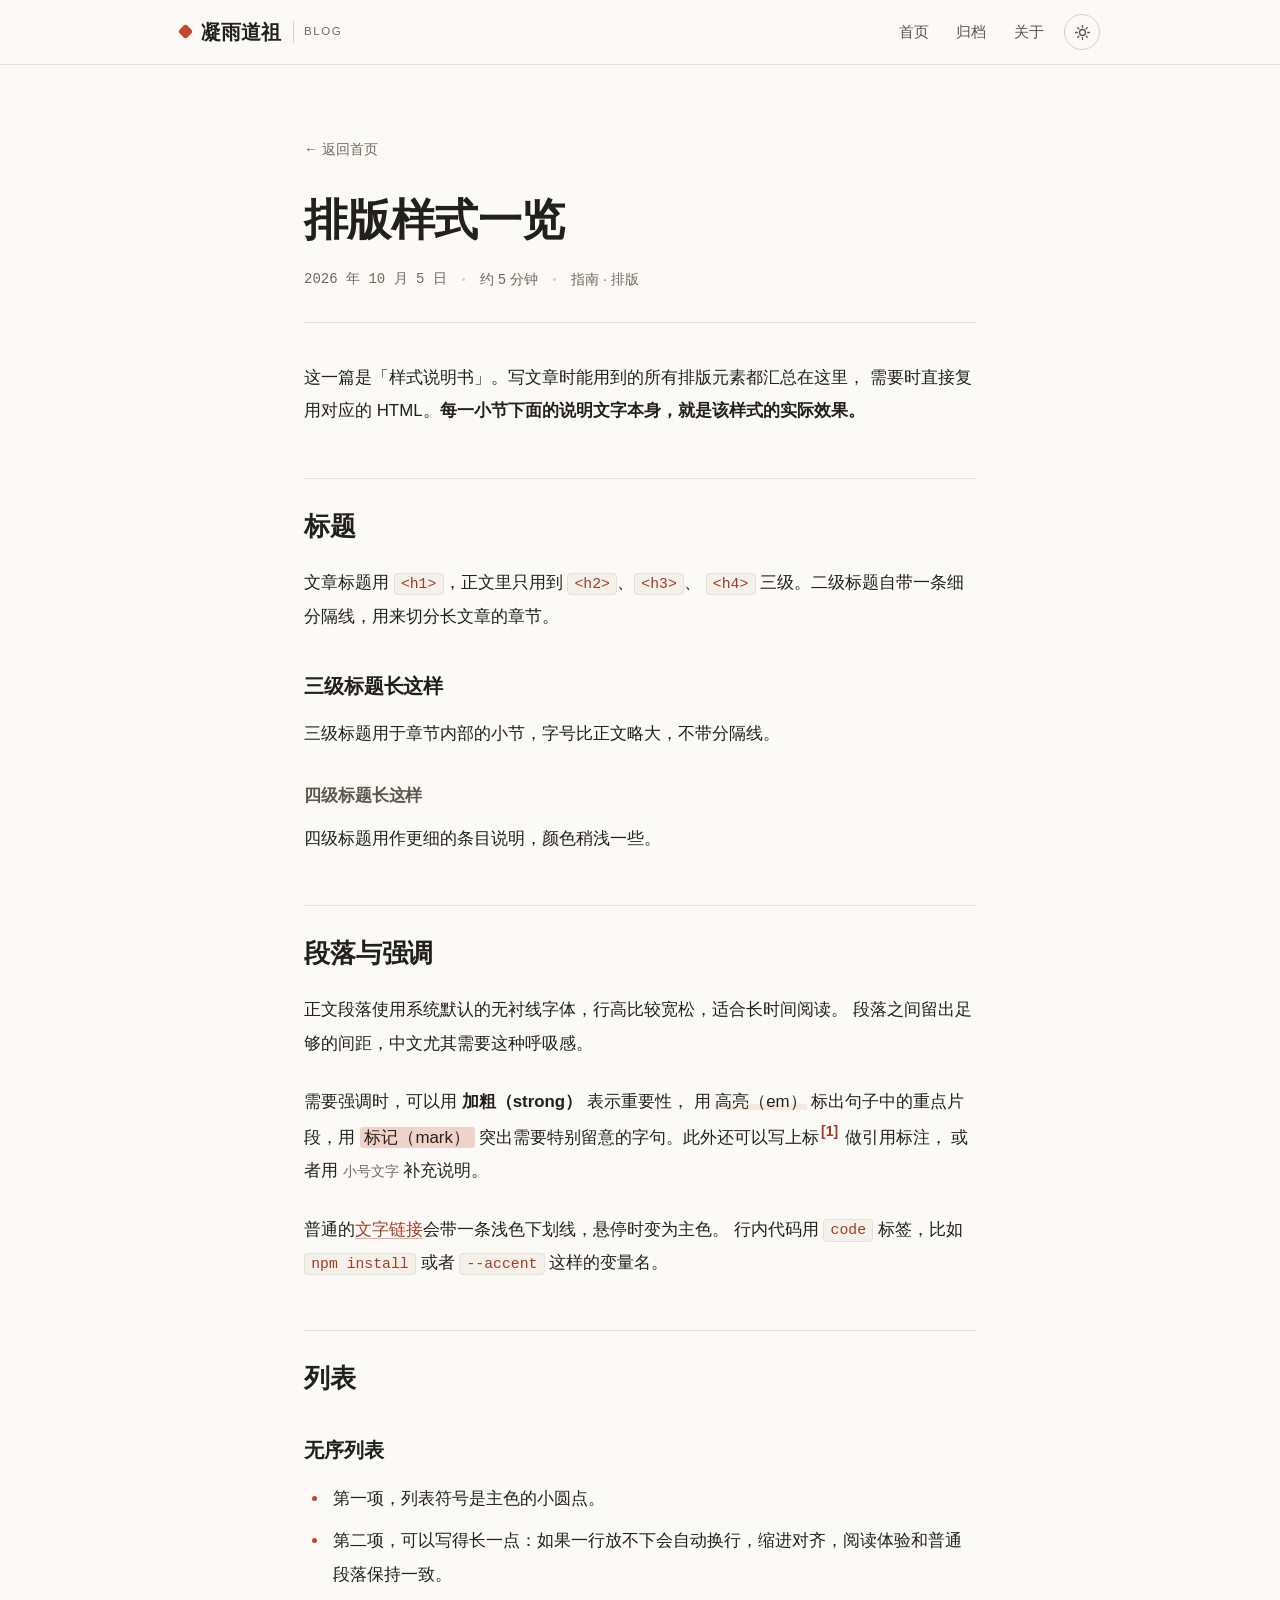
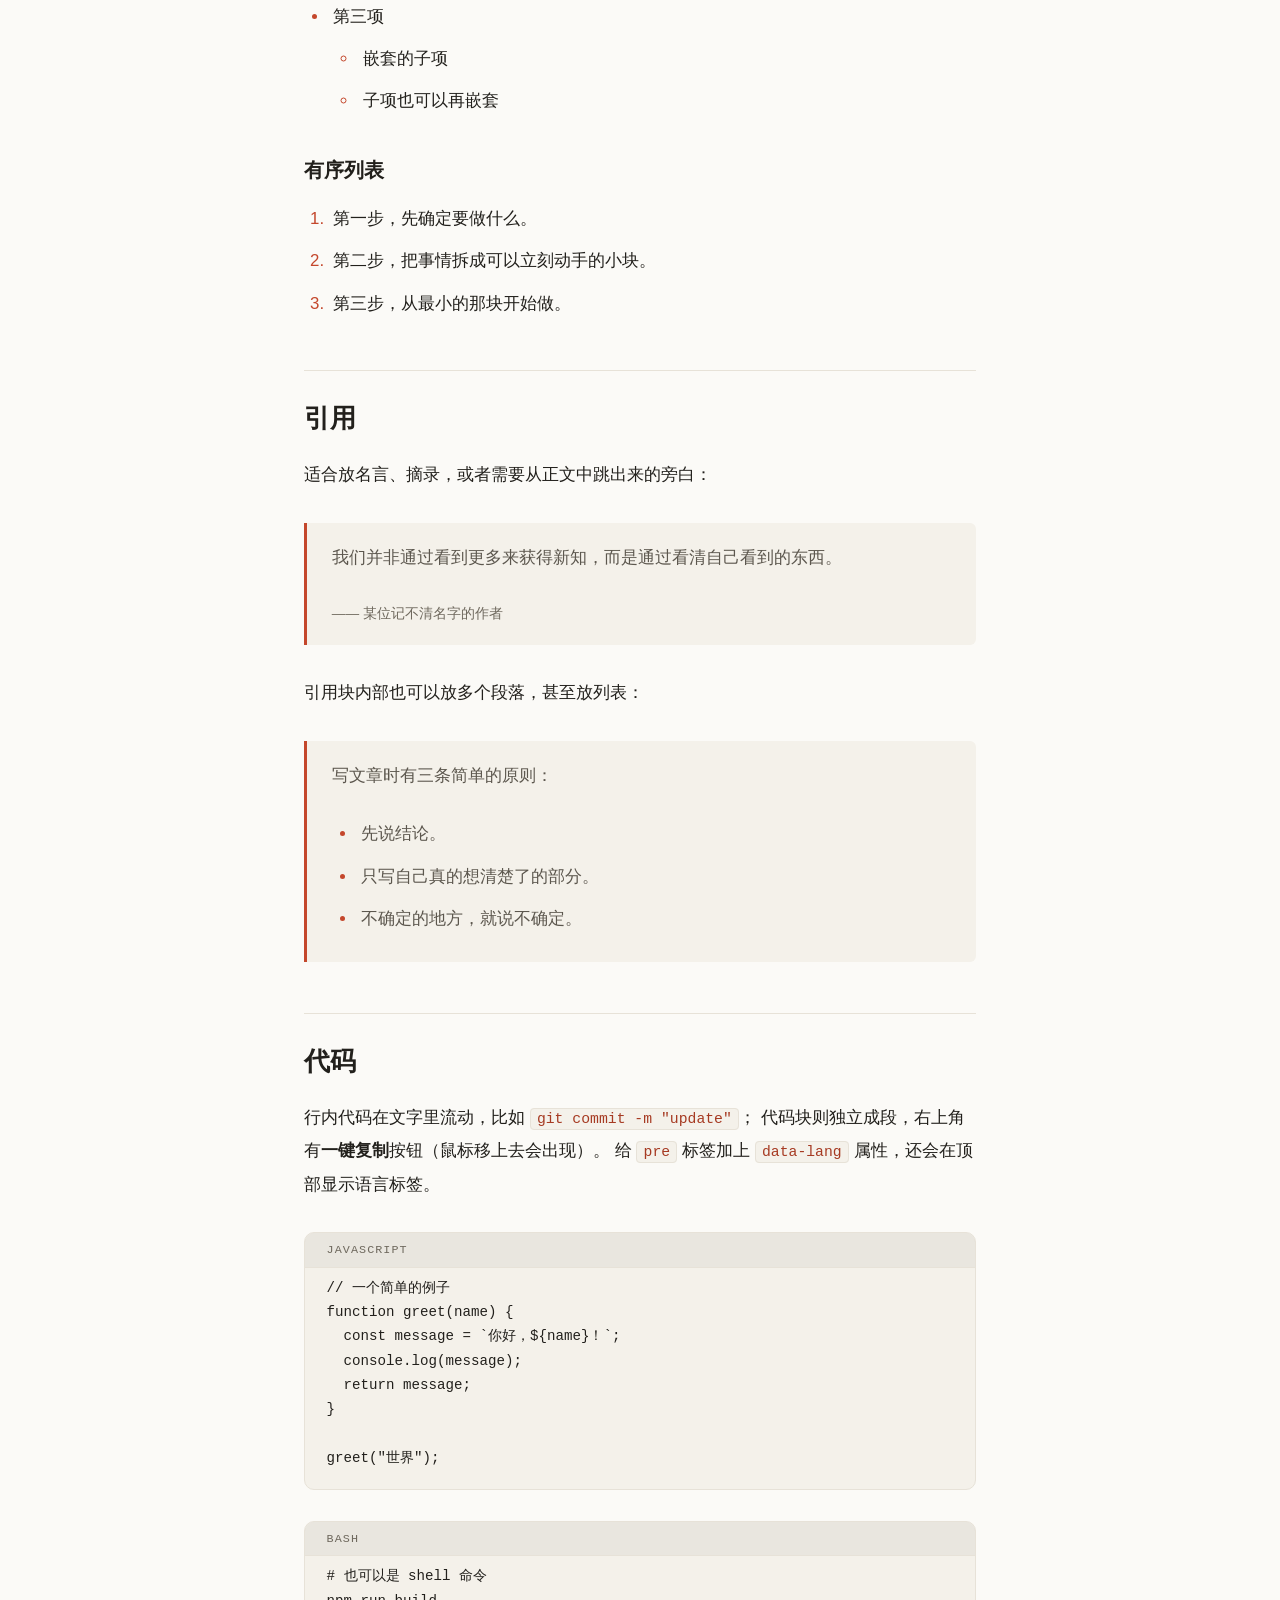
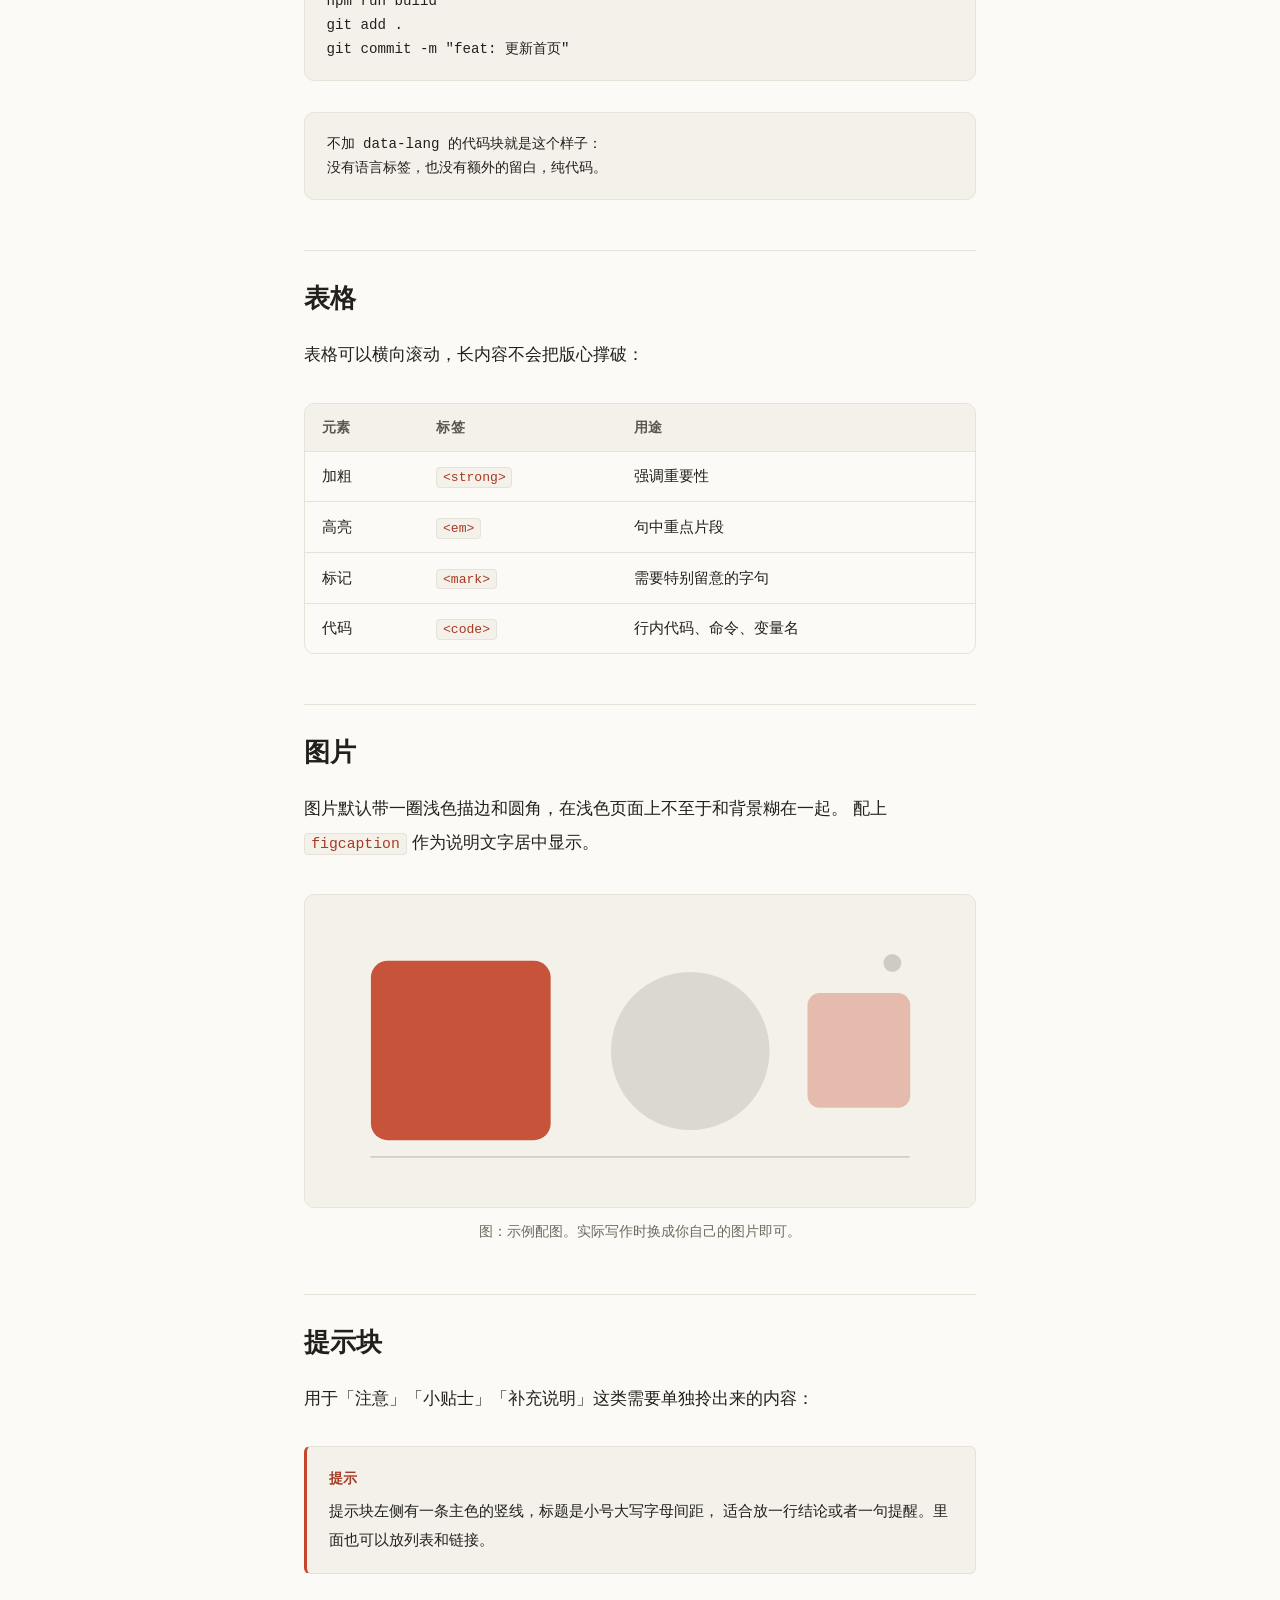
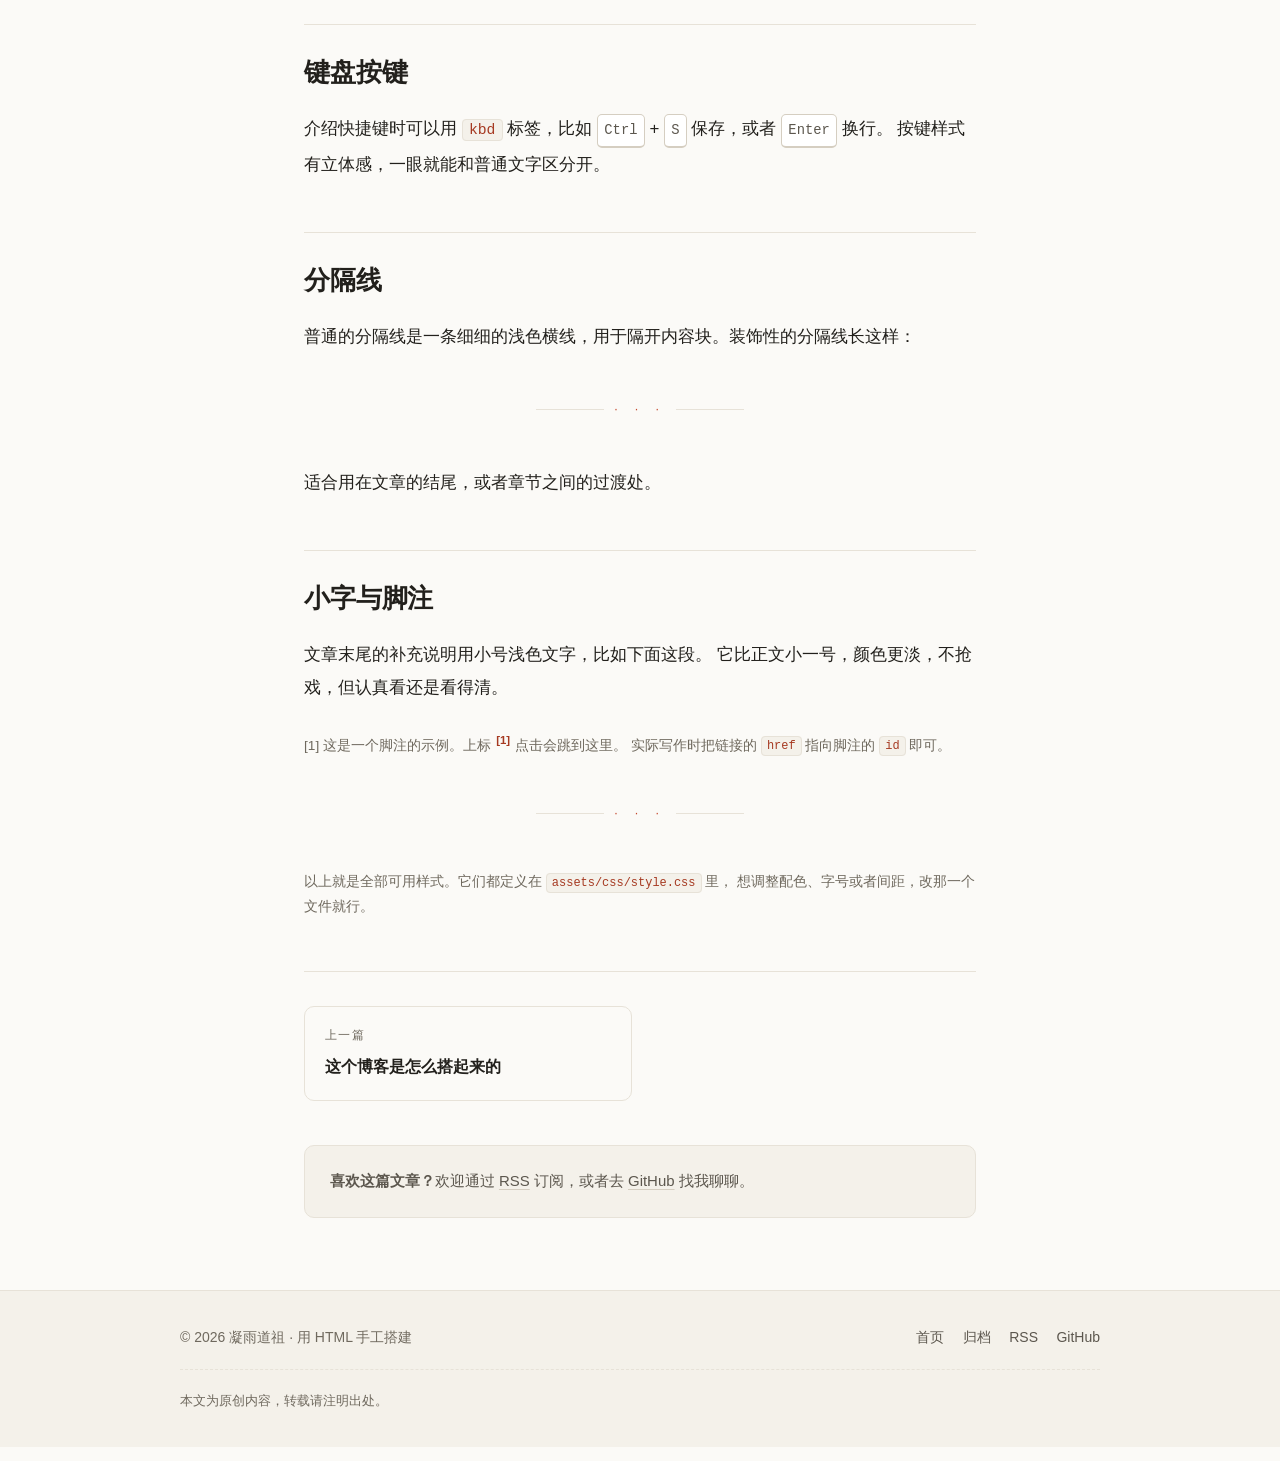
<file: posts/typography.html>
<!DOCTYPE html>
<html lang="zh-CN">
<head>
<meta charset="UTF-8">
<meta name="viewport" content="width=device-width, initial-scale=1">
<title>排版样式一览 · 凝雨道祖的博客</title>
<meta name="description" content="本站所有可用的排版元素汇总：标题、强调、列表、引用、代码块、表格、图片、提示块、键盘按键。">
<meta name="author" content="凝雨道祖">
<meta name="theme-color" content="#fbfaf7" media="(prefers-color-scheme: light)">
<meta name="theme-color" content="#171512" media="(prefers-color-scheme: dark)">
<meta property="og:type" content="article">
<meta property="og:title" content="排版样式一览">
<meta property="og:description" content="本站所有可用的排版元素汇总。">
<meta property="og:url" content="https://ningyudaozu.github.io/posts/typography.html">
<meta property="article:published_time" content="2026-10-05">
<link rel="icon" href="../assets/img/favicon.svg" type="image/svg+xml">
<link rel="alternate" type="application/rss+xml" title="凝雨道祖的博客 · RSS" href="../feed.xml">
<link rel="stylesheet" href="../assets/css/style.css">
<script>
  (function () {
    try {
      var t = localStorage.getItem("blog-theme");
      if (t) document.documentElement.setAttribute("data-theme", t);
    } catch (e) {}
  })();
</script>
</head>
<body>
<a class="skip-link" href="#main">跳到正文</a>

<header class="site-header">
  <div class="wrap site-header__inner">
    <a class="brand" href="../index.html">
      <span class="brand__mark" aria-hidden="true"></span>
      凝雨道祖
      <span class="brand__sub">Blog</span>
    </a>
    <nav class="nav" aria-label="主导航">
      <a class="nav__link" href="../index.html">首页</a>
      <a class="nav__link" href="../archive.html">归档</a>
      <a class="nav__link" href="../about.html">关于</a>
      <button class="theme-toggle" type="button" aria-label="切换深色模式">
        <svg class="icon icon--sun" viewBox="0 0 24 24" fill="none" stroke="currentColor" stroke-width="1.9" stroke-linecap="round" aria-hidden="true">
          <circle cx="12" cy="12" r="4.2"></circle>
          <path d="M12 2.2v2.4M12 19.4v2.4M2.2 12h2.4M19.4 12h2.4M5.1 5.1l1.7 1.7M17.2 17.2l1.7 1.7M18.9 5.1l-1.7 1.7M6.8 17.2l-1.7 1.7"></path>
        </svg>
        <svg class="icon icon--moon" viewBox="0 0 24 24" fill="none" stroke="currentColor" stroke-width="1.9" stroke-linecap="round" stroke-linejoin="round" aria-hidden="true">
          <path d="M20.4 14.6A8.6 8.6 0 0 1 9.4 3.6a8.6 8.6 0 1 0 11 11Z"></path>
        </svg>
      </button>
    </nav>
  </div>
</header>

<main id="main">
  <div class="wrap wrap--narrow">

    <a class="back-link" href="../index.html">← 返回首页</a>

    <header class="post-head">
      <h1 class="post-head__title">排版样式一览</h1>
      <div class="post-head__meta">
        <time datetime="2026-10-05">2026 年 10 月 5 日</time>
        <span class="dot" aria-hidden="true"></span>
        <span>约 5 分钟</span>
        <span class="dot" aria-hidden="true"></span>
        <span>指南 · 排版</span>
      </div>
    </header>

    <article class="article">
      <p>
        这一篇是「样式说明书」。写文章时能用到的所有排版元素都汇总在这里，
        需要时直接复用对应的 HTML。<strong>每一小节下面的说明文字本身，就是该样式的实际效果。</strong>
      </p>

      <h2>标题</h2>
      <p>
        文章标题用 <code>&lt;h1&gt;</code>，正文里只用到 <code>&lt;h2&gt;</code>、<code>&lt;h3&gt;</code>、
        <code>&lt;h4&gt;</code> 三级。二级标题自带一条细分隔线，用来切分长文章的章节。
      </p>

      <h3>三级标题长这样</h3>
      <p>三级标题用于章节内部的小节，字号比正文略大，不带分隔线。</p>

      <h4>四级标题长这样</h4>
      <p>四级标题用作更细的条目说明，颜色稍浅一些。</p>

      <h2>段落与强调</h2>
      <p>
        正文段落使用系统默认的无衬线字体，行高比较宽松，适合长时间阅读。
        段落之间留出足够的间距，中文尤其需要这种呼吸感。
      </p>
      <p>
        需要强调时，可以用 <strong>加粗（strong）</strong> 表示重要性，
        用 <em>高亮（em）</em> 标出句子中的重点片段，用 <mark>标记（mark）</mark>
        突出需要特别留意的字句。此外还可以写上标<sup><a href="#ref1">[1]</a></sup> 做引用标注，
        或者用 <small>小号文字</small> 补充说明。
      </p>
      <p>
        普通的<a href="../index.html">文字链接</a>会带一条浅色下划线，悬停时变为主色。
        行内代码用 <code>code</code> 标签，比如 <code>npm install</code> 或者 <code>--accent</code> 这样的变量名。
      </p>

      <h2>列表</h2>

      <h3>无序列表</h3>
      <ul>
        <li>第一项，列表符号是主色的小圆点。</li>
        <li>第二项，可以写得长一点：如果一行放不下会自动换行，缩进对齐，阅读体验和普通段落保持一致。</li>
        <li>第三项
          <ul>
            <li>嵌套的子项</li>
            <li>子项也可以再嵌套</li>
          </ul>
        </li>
      </ul>

      <h3>有序列表</h3>
      <ol>
        <li>第一步，先确定要做什么。</li>
        <li>第二步，把事情拆成可以立刻动手的小块。</li>
        <li>第三步，从最小的那块开始做。</li>
      </ol>

      <h2>引用</h2>
      <p>适合放名言、摘录，或者需要从正文中跳出来的旁白：</p>

      <blockquote>
        <p>
          我们并非通过看到更多来获得新知，而是通过看清自己看到的东西。
        </p>
        <cite>某位记不清名字的作者</cite>
      </blockquote>

      <p>引用块内部也可以放多个段落，甚至放列表：</p>

      <blockquote>
        <p>写文章时有三条简单的原则：</p>
        <ul>
          <li>先说结论。</li>
          <li>只写自己真的想清楚了的部分。</li>
          <li>不确定的地方，就说不确定。</li>
        </ul>
      </blockquote>

      <h2>代码</h2>
      <p>
        行内代码在文字里流动，比如 <code>git commit -m "update"</code>；
        代码块则独立成段，右上角有<strong>一键复制</strong>按钮（鼠标移上去会出现）。
        给 <code>pre</code> 标签加上 <code>data-lang</code> 属性，还会在顶部显示语言标签。
      </p>

      <pre data-lang="javascript"><code>// 一个简单的例子
function greet(name) {
  const message = `你好，${name}！`;
  console.log(message);
  return message;
}

greet("世界");</code></pre>

      <pre data-lang="bash"><code># 也可以是 shell 命令
npm run build
git add .
git commit -m "feat: 更新首页"</code></pre>

      <pre><code>不加 data-lang 的代码块就是这个样子：
没有语言标签，也没有额外的留白，纯代码。</code></pre>

      <h2>表格</h2>
      <p>表格可以横向滚动，长内容不会把版心撑破：</p>

      <div class="table-wrap">
        <table>
          <thead>
            <tr>
              <th>元素</th>
              <th>标签</th>
              <th>用途</th>
            </tr>
          </thead>
          <tbody>
            <tr>
              <td>加粗</td>
              <td><code>&lt;strong&gt;</code></td>
              <td>强调重要性</td>
            </tr>
            <tr>
              <td>高亮</td>
              <td><code>&lt;em&gt;</code></td>
              <td>句中重点片段</td>
            </tr>
            <tr>
              <td>标记</td>
              <td><code>&lt;mark&gt;</code></td>
              <td>需要特别留意的字句</td>
            </tr>
            <tr>
              <td>代码</td>
              <td><code>&lt;code&gt;</code></td>
              <td>行内代码、命令、变量名</td>
            </tr>
          </tbody>
        </table>
      </div>

      <h2>图片</h2>
      <p>
        图片默认带一圈浅色描边和圆角，在浅色页面上不至于和背景糊在一起。
        配上 <code>figcaption</code> 作为说明文字居中显示。
      </p>

      <figure>
        <img src="../assets/img/placeholder.svg" alt="示例配图：几何色块" width="1200" height="560">
        <figcaption>图：示例配图。实际写作时换成你自己的图片即可。</figcaption>
      </figure>

      <h2>提示块</h2>
      <p>用于「注意」「小贴士」「补充说明」这类需要单独拎出来的内容：</p>

      <div class="callout">
        <span class="callout__title">提示</span>
        <p>
          提示块左侧有一条主色的竖线，标题是小号大写字母间距，
          适合放一行结论或者一句提醒。里面也可以放列表和链接。
        </p>
      </div>

      <h2>键盘按键</h2>
      <p>
        介绍快捷键时可以用 <code>kbd</code> 标签，比如
        <kbd>Ctrl</kbd> + <kbd>S</kbd> 保存，或者 <kbd>Enter</kbd> 换行。
        按键样式有立体感，一眼就能和普通文字区分开。
      </p>

      <h2>分隔线</h2>
      <p>普通的分隔线是一条细细的浅色横线，用于隔开内容块。装饰性的分隔线长这样：</p>

      <div class="ornament" role="separator" aria-label="装饰分隔线"><span aria-hidden="true">· · ·</span></div>

      <p>适合用在文章的结尾，或者章节之间的过渡处。</p>

      <h2>小字与脚注</h2>
      <p>
        文章末尾的补充说明用小号浅色文字，比如下面这段。
        它比正文小一号，颜色更淡，不抢戏，但认真看还是看得清。
      </p>

      <p class="footnote">
        <span id="ref1">[1]</span>
        这是一个脚注的示例。上标 <sup><a href="#ref1">[1]</a></sup> 点击会跳到这里。
        实际写作时把链接的 <code>href</code> 指向脚注的 <code>id</code> 即可。
      </p>

      <div class="ornament" role="separator" aria-label="装饰分隔线"><span aria-hidden="true">· · ·</span></div>

      <p class="footnote">
        以上就是全部可用样式。它们都定义在 <code>assets/css/style.css</code> 里，
        想调整配色、字号或者间距，改那一个文件就行。
      </p>
    </article>

    <nav class="post-nav" aria-label="文章导航">
      <a class="post-nav__item" href="building-this-blog.html">
        <span class="post-nav__label">上一篇</span>
        <span class="post-nav__title">这个博客是怎么搭起来的</span>
      </a>
    </nav>

    <div class="post-foot">
      <p><strong>喜欢这篇文章？</strong>欢迎通过 <a href="../feed.xml">RSS</a> 订阅，或者去 <a href="https://github.com/NingYuDaoZu" rel="noopener">GitHub</a> 找我聊聊。</p>
    </div>

  </div>
</main>

<footer class="site-footer">
  <div class="wrap site-footer__inner">
    <p>© <span data-year>2026</span> 凝雨道祖 · 用 HTML 手工搭建</p>
    <ul class="footer-links">
      <li><a href="../index.html">首页</a></li>
      <li><a href="../archive.html">归档</a></li>
      <li><a href="../feed.xml">RSS</a></li>
      <li><a href="https://github.com/NingYuDaoZu" rel="noopener">GitHub</a></li>
    </ul>
    <p class="footer-note">本文为原创内容，转载请注明出处。</p>
  </div>
</footer>

<script src="../assets/js/main.js"></script>
</body>
</html>
</file>
<file: assets/css/style.css>
/* 全站样式 */

/* --------------------------------------------------------------------------
   1. 主题变量
   -------------------------------------------------------------------------- */
:root {
  --bg: #fbfaf7;
  --bg-soft: #f4f1ea;
  --bg-elev: #ffffff;
  --ink: #22201c;
  --ink-2: #5c574e;
  --ink-3: #6f695e;
  --line: #e7e2d8;
  --line-strong: #d5cec1;
  --accent: #c4472c;
  --accent-ink: #a63a22;
  --accent-soft: #f7e8e2;
  --shadow-sm: 0 1px 2px rgba(43, 34, 22, 0.05);
  --shadow-md: 0 1px 2px rgba(43, 34, 22, 0.05), 0 10px 28px rgba(43, 34, 22, 0.07);

  --font-serif: "Noto Serif SC", "Source Han Serif SC", "Songti SC", "STSong",
    "SimSun", Georgia, "Times New Roman", serif;
  --font-sans: -apple-system, BlinkMacSystemFont, "PingFang SC", "Hiragino Sans GB",
    "Microsoft YaHei", "Noto Sans SC", "Segoe UI", Roboto, "Helvetica Neue", Arial,
    sans-serif;
  --font-mono: ui-monospace, SFMono-Regular, "SF Mono", Menlo, Consolas,
    "Liberation Mono", "Courier New", monospace;

  --content: 42rem;
  --wide: 62rem;
  --radius: 10px;
  --radius-sm: 6px;
  --ease: cubic-bezier(0.22, 0.61, 0.36, 1);
}

@media (prefers-color-scheme: dark) {
  :root:not([data-theme="light"]) {
    --bg: #171512;
    --bg-soft: #201d19;
    --bg-elev: #1e1b17;
    --ink: #ece7de;
    --ink-2: #b3ab9e;
    --ink-3: #918879;
    --line: #322d26;
    --line-strong: #453e34;
    --accent: #e5765c;
    --accent-ink: #f08f77;
    --accent-soft: #3a2620;
    --shadow-sm: 0 1px 2px rgba(0, 0, 0, 0.3);
    --shadow-md: 0 1px 2px rgba(0, 0, 0, 0.35), 0 12px 32px rgba(0, 0, 0, 0.35);
    color-scheme: dark;
  }
}

:root[data-theme="dark"] {
  --bg: #171512;
  --bg-soft: #201d19;
  --bg-elev: #1e1b17;
  --ink: #ece7de;
  --ink-2: #b3ab9e;
  --ink-3: #918879;
  --line: #322d26;
  --line-strong: #453e34;
  --accent: #e5765c;
  --accent-ink: #f08f77;
  --accent-soft: #3a2620;
  --shadow-sm: 0 1px 2px rgba(0, 0, 0, 0.3);
  --shadow-md: 0 1px 2px rgba(0, 0, 0, 0.35), 0 12px 32px rgba(0, 0, 0, 0.35);
  color-scheme: dark;
}

/* --------------------------------------------------------------------------
   2. 基础重置
   -------------------------------------------------------------------------- */
*,
*::before,
*::after {
  box-sizing: border-box;
}

html {
  -webkit-text-size-adjust: 100%;
  scroll-behavior: smooth;
}

body {
  margin: 0;
  background: var(--bg);
  color: var(--ink);
  font-family: var(--font-sans);
  font-size: 17px;
  line-height: 1.85;
  -webkit-font-smoothing: antialiased;
  -moz-osx-font-smoothing: grayscale;
  text-rendering: optimizeLegibility;
}

img,
svg,
video {
  max-width: 100%;
  height: auto;
  display: block;
}

a {
  color: inherit;
  text-decoration-color: var(--line-strong);
  text-underline-offset: 3px;
  transition: color 0.18s var(--ease), text-decoration-color 0.18s var(--ease);
}

a:hover {
  color: var(--accent-ink);
  text-decoration-color: var(--accent);
}

:focus-visible {
  outline: 2px solid var(--accent);
  outline-offset: 3px;
  border-radius: 3px;
}

::selection {
  background: var(--accent-soft);
  color: var(--accent-ink);
}

hr {
  border: 0;
  height: 1px;
  background: var(--line);
  margin: 2.75rem 0;
}

/* 跳到主内容（无障碍） */
.skip-link {
  position: absolute;
  left: -9999px;
  top: 0;
  background: var(--accent);
  color: #fff;
  padding: 0.6rem 1.1rem;
  z-index: 100;
  border-radius: 0 0 var(--radius-sm) 0;
}

.skip-link:focus {
  left: 0;
}

/* --------------------------------------------------------------------------
   3. 版心
   -------------------------------------------------------------------------- */
.wrap {
  width: 100%;
  max-width: var(--wide);
  margin-inline: auto;
  padding-inline: clamp(1.15rem, 5vw, 2.25rem);
}

.wrap--narrow {
  max-width: calc(var(--content) + 4.5rem);
}

main {
  display: block;
  padding-block: clamp(2.25rem, 6vw, 4.25rem) 4.5rem;
}

/* --------------------------------------------------------------------------
   4. 页头
   -------------------------------------------------------------------------- */
.site-header {
  position: sticky;
  top: 0;
  z-index: 50;
  background: color-mix(in srgb, var(--bg) 88%, transparent);
  backdrop-filter: saturate(150%) blur(12px);
  -webkit-backdrop-filter: saturate(150%) blur(12px);
  border-bottom: 1px solid var(--line);
}

.site-header__inner {
  display: flex;
  align-items: center;
  justify-content: space-between;
  gap: 1.25rem;
  min-height: 64px;
}

.brand {
  display: inline-flex;
  align-items: center;
  gap: 0.6rem;
  font-family: var(--font-serif);
  font-size: 1.24rem;
  font-weight: 700;
  letter-spacing: 0.01em;
  text-decoration: none;
  color: var(--ink);
}

.brand:hover {
  color: var(--ink);
}

.brand__mark {
  width: 11px;
  height: 11px;
  border-radius: 3px;
  background: var(--accent);
  transform: rotate(45deg);
  flex: none;
  transition: transform 0.35s var(--ease);
}

.brand:hover .brand__mark {
  transform: rotate(135deg);
}

.brand__sub {
  font-family: var(--font-sans);
  font-size: 0.72rem;
  font-weight: 500;
  letter-spacing: 0.14em;
  color: var(--ink-3);
  border-left: 1px solid var(--line-strong);
  padding-left: 0.6rem;
  margin-left: 0.15rem;
  text-transform: uppercase;
}

.nav {
  display: flex;
  align-items: center;
  gap: 0.15rem;
}

.nav__link {
  position: relative;
  padding: 0.42rem 0.78rem;
  font-size: 0.945rem;
  color: var(--ink-2);
  text-decoration: none;
  border-radius: 999px;
  transition: color 0.18s var(--ease), background 0.18s var(--ease);
}

.nav__link:hover {
  color: var(--ink);
  background: var(--bg-soft);
}

.nav__link.is-active {
  color: var(--accent-ink);
  font-weight: 600;
}

.nav__link.is-active::after {
  content: "";
  position: absolute;
  left: 50%;
  bottom: 2px;
  width: 4px;
  height: 4px;
  border-radius: 50%;
  background: var(--accent);
  transform: translateX(-50%);
}

/* 主题切换 */
.theme-toggle {
  display: inline-flex;
  align-items: center;
  justify-content: center;
  width: 36px;
  height: 36px;
  margin-left: 0.35rem;
  border: 1px solid var(--line-strong);
  border-radius: 999px;
  background: transparent;
  color: var(--ink-2);
  cursor: pointer;
  transition: color 0.18s var(--ease), border-color 0.18s var(--ease),
    transform 0.18s var(--ease);
}

.theme-toggle:hover {
  color: var(--accent-ink);
  border-color: var(--accent);
  transform: translateY(-1px);
}

.theme-toggle svg {
  width: 17px;
  height: 17px;
}

.theme-toggle .icon--moon {
  display: none;
}

:root[data-theme="dark"] .theme-toggle .icon--sun {
  display: none;
}

:root[data-theme="dark"] .theme-toggle .icon--moon {
  display: block;
}

@media (prefers-color-scheme: dark) {
  :root:not([data-theme="light"]) .theme-toggle .icon--sun {
    display: none;
  }
  :root:not([data-theme="light"]) .theme-toggle .icon--moon {
    display: block;
  }
}

/* --------------------------------------------------------------------------
   5. 首页 · Hero
   -------------------------------------------------------------------------- */
.hero {
  padding-block: clamp(1.5rem, 5vw, 3.25rem) clamp(2.25rem, 6vw, 3.5rem);
  border-bottom: 1px solid var(--line);
}

.hero__eyebrow {
  display: inline-flex;
  align-items: center;
  gap: 0.55rem;
  margin: 0 0 1.15rem;
  font-size: 0.82rem;
  letter-spacing: 0.12em;
  color: var(--ink-3);
}

.hero__eyebrow::before {
  content: "";
  width: 22px;
  height: 1px;
  background: var(--accent);
}

.hero__title {
  margin: 0 0 2.5rem;
  font-family: var(--font-serif);
  font-size: clamp(2.15rem, 6.2vw, 3.45rem);
  line-height: 1.24;
  font-weight: 700;
  letter-spacing: -0.015em;
}

.hero__lede {
  margin: 0 0 1.75rem;
  max-width: 36rem;
  font-size: 1.11rem;
  line-height: 1.95;
  color: var(--ink-2);
}

.hero__links {
  display: flex;
  flex-wrap: wrap;
  align-items: center;
  gap: 0.65rem 1.35rem;
  margin: 0 0 1.5rem;
  padding: 0;
  list-style: none;
}

.hero__links a {
  display: inline-flex;
  align-items: center;
  gap: 0.42rem;
  font-size: 0.945rem;
  font-weight: 500;
  color: var(--ink-2);
  text-decoration: none;
  border-bottom: 1px solid transparent;
  padding-bottom: 1px;
  transition: color 0.18s var(--ease), border-color 0.18s var(--ease);
}

.hero__links a:hover {
  color: var(--accent-ink);
  border-bottom-color: var(--accent);
}

.hero__links svg {
  width: 15px;
  height: 15px;
  opacity: 0.75;
}

.hero__stats {
  display: flex;
  flex-wrap: wrap;
  gap: 0.5rem 1.5rem;
  margin: 0;
  font-size: 0.865rem;
  color: var(--ink-3);
}

.hero__stats strong {
  color: var(--ink-2);
  font-weight: 600;
}

/* --------------------------------------------------------------------------
   6. 区块标题
   -------------------------------------------------------------------------- */
.section-head {
  display: flex;
  align-items: baseline;
  justify-content: space-between;
  gap: 1rem;
  margin: 0 0 1.35rem;
  padding-top: clamp(2.25rem, 5vw, 3.15rem);
}

.section-head__title {
  display: flex;
  align-items: center;
  gap: 0.72rem;
  margin: 0;
  font-family: var(--font-serif);
  font-size: 1.36rem;
  font-weight: 700;
  letter-spacing: 0.005em;
}

.section-head__title::before {
  content: "";
  width: 5px;
  height: 1.05em;
  background: var(--accent);
  border-radius: 2px;
  transform: translateY(1px);
}

.section-head__more {
  font-size: 0.9rem;
  color: var(--ink-3);
  text-decoration: none;
  white-space: nowrap;
}

.section-head__more:hover {
  color: var(--accent-ink);
}

/* --------------------------------------------------------------------------
   7. 文章列表
   -------------------------------------------------------------------------- */
.posts {
  margin: 0;
  padding: 0;
  list-style: none;
  border-top: 1px solid var(--line);
}

.post-row {
  display: grid;
  grid-template-columns: 7.25rem 1fr;
  gap: 0 1.75rem;
  padding: 1.55rem 1.15rem 1.55rem 0.25rem;
  border-bottom: 1px solid var(--line);
  border-radius: var(--radius-sm);
  transition: background 0.2s var(--ease);
}

.post-row:hover {
  background: var(--bg-soft);
}

.post-row__date {
  font-family: var(--font-mono);
  font-size: 0.835rem;
  letter-spacing: -0.01em;
  color: var(--ink-3);
  padding-top: 0.42rem;
  white-space: nowrap;
}

.post-row__title {
  margin: 0 0 0.5rem;
  font-family: var(--font-serif);
  font-size: 1.315rem;
  font-weight: 700;
  line-height: 1.52;
  letter-spacing: 0.002em;
}

.post-row__title a {
  text-decoration: none;
  color: var(--ink);
  transition: color 0.18s var(--ease);
}

.post-row:hover .post-row__title a {
  color: var(--accent-ink);
}

.post-row__title .arrow {
  display: inline-block;
  margin-left: 0.42rem;
  font-family: var(--font-sans);
  font-size: 0.86em;
  color: var(--accent);
  opacity: 0;
  transform: translateX(-5px);
  transition: opacity 0.2s var(--ease), transform 0.2s var(--ease);
}

.post-row:hover .post-row__title .arrow {
  opacity: 1;
  transform: translateX(0);
}

.post-row__excerpt {
  margin: 0 0 0.85rem;
  font-size: 0.965rem;
  line-height: 1.82;
  color: var(--ink-2);
}

/* 标签 */
.tags {
  display: flex;
  flex-wrap: wrap;
  gap: 0.42rem;
  margin: 0;
  padding: 0;
  list-style: none;
}

.tag {
  display: inline-block;
  padding: 0.16rem 0.62rem;
  font-size: 0.775rem;
  letter-spacing: 0.02em;
  color: var(--ink-2);
  background: var(--bg-soft);
  border: 1px solid var(--line);
  border-radius: 999px;
  text-decoration: none;
  transition: color 0.18s var(--ease), border-color 0.18s var(--ease),
    background 0.18s var(--ease);
}

a.tag:hover {
  color: var(--accent-ink);
  border-color: var(--accent);
  background: var(--accent-soft);
}

/* --------------------------------------------------------------------------
   8. 归档页
   -------------------------------------------------------------------------- */
.year-group {
  margin: 0 0 2.5rem;
}

.year-group__title {
  display: flex;
  align-items: center;
  gap: 0.95rem;
  margin: 0 0 0.85rem;
  font-family: var(--font-mono);
  font-size: 1.65rem;
  font-weight: 700;
  letter-spacing: -0.02em;
  color: var(--ink-3);
}

.year-group__title::after {
  content: "";
  flex: 1;
  height: 1px;
  background: var(--line);
}

.archive-list {
  margin: 0;
  padding: 0;
  list-style: none;
}

.archive-item {
  display: grid;
  grid-template-columns: 5.25rem 1fr auto;
  align-items: baseline;
  gap: 0 1.15rem;
  padding: 0.68rem 0.35rem;
  border-radius: var(--radius-sm);
  transition: background 0.18s var(--ease);
}

.archive-item:hover {
  background: var(--bg-soft);
}

.archive-item__date {
  font-family: var(--font-mono);
  font-size: 0.835rem;
  color: var(--ink-3);
}

.archive-item__title {
  margin: 0;
  font-size: 1.02rem;
  font-weight: 500;
  line-height: 1.65;
}

.archive-item__title a {
  text-decoration: none;
}

.archive-item__title a:hover {
  color: var(--accent-ink);
}

.archive-item__tags {
  font-size: 0.785rem;
  color: var(--ink-3);
  white-space: nowrap;
}

/* --------------------------------------------------------------------------
   9. 文章页
   -------------------------------------------------------------------------- */
.back-link {
  display: inline-flex;
  align-items: center;
  gap: 0.42rem;
  margin-bottom: 1.85rem;
  font-size: 0.895rem;
  color: var(--ink-3);
  text-decoration: none;
}

.back-link:hover {
  color: var(--accent-ink);
}

.post-head {
  margin-bottom: 2.35rem;
  padding-bottom: 1.85rem;
  border-bottom: 1px solid var(--line);
}

.post-head__title {
  margin: 0 0 1.05rem;
  font-family: var(--font-serif);
  font-size: clamp(1.95rem, 5.2vw, 2.75rem);
  line-height: 1.32;
  font-weight: 700;
  letter-spacing: -0.012em;
}

.post-head__meta {
  display: flex;
  flex-wrap: wrap;
  align-items: center;
  gap: 0.55rem 0.95rem;
  font-size: 0.875rem;
  color: var(--ink-3);
}

.post-head__meta .dot {
  width: 3px;
  height: 3px;
  border-radius: 50%;
  background: var(--line-strong);
}

.post-head__meta time {
  font-family: var(--font-mono);
}

/* 正文排版 */
.article {
  font-size: 1.055rem;
  line-height: 1.98;
  color: var(--ink);
  overflow-wrap: break-word;
}

.article > *:first-child {
  margin-top: 0;
}

.article > *:last-child {
  margin-bottom: 0;
}

.article p {
  margin: 0 0 1.55rem;
}

.article h2,
.article h3,
.article h4 {
  font-family: var(--font-serif);
  font-weight: 700;
  letter-spacing: -0.005em;
  scroll-margin-top: 5.5rem;
}

.article h2 {
  margin: 3.15rem 0 1.25rem;
  padding-top: 1.75rem;
  border-top: 1px solid var(--line);
  font-size: 1.625rem;
  line-height: 1.5;
}

.article h3 {
  margin: 2.35rem 0 0.95rem;
  font-size: 1.275rem;
  line-height: 1.55;
}

.article h4 {
  margin: 1.95rem 0 0.75rem;
  font-size: 1.075rem;
  line-height: 1.6;
  color: var(--ink-2);
}

.article a {
  color: var(--accent-ink);
  text-decoration-color: color-mix(in srgb, var(--accent) 42%, transparent);
  text-decoration-thickness: 1px;
}

.article a:hover {
  text-decoration-color: var(--accent);
}

.article strong {
  font-weight: 700;
  color: var(--ink);
}

.article em {
  font-style: normal;
  background: linear-gradient(
    to bottom,
    transparent 62%,
    var(--accent-soft) 62%,
    var(--accent-soft) 94%,
    transparent 94%
  );
}

.article mark {
  background: color-mix(in srgb, var(--accent) 22%, transparent);
  color: inherit;
  padding: 0.08em 0.28em;
  border-radius: 3px;
}

.article ul,
.article ol {
  margin: 0 0 1.55rem;
  padding-left: 1.55rem;
}

.article li {
  margin-bottom: 0.55rem;
  padding-left: 0.28rem;
}

.article li::marker {
  color: var(--accent);
}

.article ul ul,
.article ol ol,
.article ul ol,
.article ol ul {
  margin-top: 0.55rem;
  margin-bottom: 0.15rem;
}

/* 引用 */
.article blockquote {
  margin: 1.95rem 0;
  padding: 1.15rem 1.55rem;
  background: var(--bg-soft);
  border-left: 3px solid var(--accent);
  border-radius: 0 var(--radius-sm) var(--radius-sm) 0;
  color: var(--ink-2);
}

.article blockquote > *:first-child {
  margin-top: 0;
}

.article blockquote > *:last-child {
  margin-bottom: 0;
}

.article blockquote cite {
  display: block;
  margin-top: 0.65rem;
  font-size: 0.855rem;
  font-style: normal;
  color: var(--ink-3);
}

.article blockquote cite::before {
  content: "—— ";
}

/* 代码 */
.article code {
  font-family: var(--font-mono);
  font-size: 0.875em;
  padding: 0.15em 0.42em;
  background: var(--bg-soft);
  border: 1px solid var(--line);
  border-radius: 4px;
  color: var(--accent-ink);
}

.article pre {
  position: relative;
  margin: 1.95rem 0;
  padding: 1.15rem 1.35rem;
  background: var(--bg-soft);
  border: 1px solid var(--line);
  border-radius: var(--radius);
  overflow-x: auto;
  line-height: 1.72;
  font-size: 0.885rem;
  tab-size: 2;
}

.article pre code {
  padding: 0;
  background: none;
  border: 0;
  border-radius: 0;
  color: var(--ink);
  font-size: inherit;
}

/* 代码块语言标签 */
.article pre[data-lang] {
  padding-top: 2.65rem;
}

.article pre[data-lang]::before {
  content: attr(data-lang);
  position: absolute;
  top: 0;
  left: 0;
  right: 0;
  height: 2.15rem;
  display: flex;
  align-items: center;
  padding: 0 1.35rem;
  font-family: var(--font-mono);
  font-size: 0.735rem;
  letter-spacing: 0.09em;
  text-transform: uppercase;
  color: var(--ink-3);
  background: color-mix(in srgb, var(--ink) 5%, transparent);
  border-bottom: 1px solid var(--line);
}

/* 复制按钮（由 main.js 注入） */
.copy-btn {
  position: absolute;
  top: 0.42rem;
  right: 0.55rem;
  height: 1.55rem;
  padding: 0 0.62rem;
  font-family: var(--font-sans);
  font-size: 0.735rem;
  color: var(--ink-3);
  background: var(--bg-elev);
  border: 1px solid var(--line-strong);
  border-radius: 5px;
  cursor: pointer;
  opacity: 0;
  transition: opacity 0.18s var(--ease), color 0.18s var(--ease),
    border-color 0.18s var(--ease);
}

.article pre:hover .copy-btn,
.copy-btn:focus-visible {
  opacity: 1;
}

.copy-btn:hover {
  color: var(--accent-ink);
  border-color: var(--accent);
}

.copy-btn.is-done {
  opacity: 1;
  color: var(--accent-ink);
  border-color: var(--accent);
}

/* 表格 */
.article .table-wrap {
  margin: 1.95rem 0;
  overflow-x: auto;
  border: 1px solid var(--line);
  border-radius: var(--radius);
}

.article table {
  width: 100%;
  border-collapse: collapse;
  font-size: 0.935rem;
  line-height: 1.72;
}

.article th,
.article td {
  padding: 0.72rem 1.05rem;
  text-align: left;
  border-bottom: 1px solid var(--line);
  vertical-align: top;
}

.article thead th {
  background: var(--bg-soft);
  font-weight: 600;
  font-size: 0.875rem;
  letter-spacing: 0.02em;
  color: var(--ink-2);
  white-space: nowrap;
}

.article tbody tr:last-child td {
  border-bottom: 0;
}

.article tbody tr:hover {
  background: color-mix(in srgb, var(--accent) 5%, transparent);
}

/* 图片 */
.article figure {
  margin: 2.15rem 0;
}

.article img {
  border: 1px solid var(--line);
  border-radius: var(--radius);
  background: var(--bg-soft);
}

.article figcaption {
  margin-top: 0.72rem;
  font-size: 0.855rem;
  line-height: 1.72;
  color: var(--ink-3);
  text-align: center;
}

/* 提示块 */
.callout {
  margin: 1.95rem 0;
  padding: 1.15rem 1.35rem;
  border: 1px solid var(--line);
  border-left: 3px solid var(--accent);
  border-radius: var(--radius-sm);
  background: var(--bg-soft);
  font-size: 0.965rem;
  line-height: 1.85;
}

.callout__title {
  display: block;
  margin-bottom: 0.35rem;
  font-weight: 700;
  font-size: 0.875rem;
  letter-spacing: 0.055em;
  color: var(--accent-ink);
}

.callout > *:last-child {
  margin-bottom: 0;
}

/* 键盘按键 */
.article kbd {
  display: inline-block;
  min-width: 1.65em;
  padding: 0.12em 0.45em;
  font-family: var(--font-mono);
  font-size: 0.82em;
  text-align: center;
  color: var(--ink-2);
  background: var(--bg-elev);
  border: 1px solid var(--line-strong);
  border-bottom-width: 2px;
  border-radius: 5px;
}

/* 脚注 / 小字 */
.article .footnote,
.article small {
  font-size: 0.855rem;
  line-height: 1.78;
  color: var(--ink-3);
}

.article sup a {
  text-decoration: none;
  font-weight: 600;
  padding-inline: 0.12em;
}

/* 分隔线（带装饰） */
.article .ornament {
  display: flex;
  align-items: center;
  justify-content: center;
  gap: 0.65rem;
  margin: 2.75rem 0;
}

.article .ornament::before,
.article .ornament::after {
  content: "";
  width: 68px;
  height: 1px;
  background: var(--line);
}

.article .ornament span {
  color: var(--accent);
  font-size: 0.78rem;
  letter-spacing: 0.55em;
}

.article hr.ornament {
  display: flex;
  align-items: center;
  justify-content: center;
  gap: 0.65rem;
  height: auto;
  background: none;
}

.article hr.ornament::before,
.article hr.ornament::after {
  content: "";
  width: 68px;
  height: 1px;
  background: var(--line);
}

/* --------------------------------------------------------------------------
   10. 文章页脚：上一篇 / 下一篇 + 打赏条
   -------------------------------------------------------------------------- */
.post-nav {
  display: grid;
  grid-template-columns: 1fr 1fr;
  gap: 1rem;
  margin-top: 3.25rem;
  padding-top: 2.15rem;
  border-top: 1px solid var(--line);
}

.post-nav__item {
  display: block;
  padding: 1.05rem 1.25rem;
  border: 1px solid var(--line);
  border-radius: var(--radius);
  text-decoration: none;
  transition: border-color 0.18s var(--ease), background 0.18s var(--ease),
    transform 0.18s var(--ease);
}

.post-nav__item:hover {
  border-color: var(--accent);
  background: var(--bg-soft);
  transform: translateY(-2px);
  color: inherit;
}

.post-nav__item--next {
  text-align: right;
  grid-column: 2;
}

.post-nav__label {
  display: block;
  margin-bottom: 0.28rem;
  font-size: 0.775rem;
  letter-spacing: 0.115em;
  color: var(--ink-3);
}

.post-nav__title {
  font-family: var(--font-serif);
  font-size: 1.025rem;
  font-weight: 700;
  line-height: 1.55;
}

.post-foot {
  margin-top: 2.75rem;
  padding: 1.35rem 1.55rem;
  background: var(--bg-soft);
  border: 1px solid var(--line);
  border-radius: var(--radius);
  font-size: 0.935rem;
  color: var(--ink-2);
}

.post-foot p {
  margin: 0 0 0.65rem;
}

.post-foot p:last-child {
  margin-bottom: 0;
}

/* --------------------------------------------------------------------------
   11. 关于页
   -------------------------------------------------------------------------- */
.about-head {
  display: flex;
  align-items: center;
  gap: 1.65rem;
  margin-bottom: 2.35rem;
}

.about-avatar {
  width: 116px;
  height: 116px;
  border-radius: 50%;
  border: 1px solid var(--line-strong);
  background: var(--bg-soft);
  flex: none;
  object-fit: cover;
}

.about-head__name {
  margin: 0 0 0.35rem;
  font-family: var(--font-serif);
  font-size: 1.85rem;
  font-weight: 700;
  line-height: 1.35;
}

.about-head__role {
  margin: 0;
  font-size: 0.985rem;
  color: var(--ink-2);
}

.chip-list {
  display: flex;
  flex-wrap: wrap;
  gap: 0.55rem;
  margin: 1.15rem 0 0;
  padding: 0;
  list-style: none;
}

.chip {
  padding: 0.32rem 0.82rem;
  font-size: 0.845rem;
  color: var(--ink-2);
  background: var(--bg-soft);
  border: 1px solid var(--line);
  border-radius: 999px;
}

.contact-list {
  margin: 1.25rem 0 0;
  padding: 0;
  list-style: none;
  display: grid;
  gap: 0.72rem;
}

.contact-list li {
  display: flex;
  align-items: baseline;
  gap: 0.85rem;
  padding: 0.78rem 1.15rem;
  border: 1px solid var(--line);
  border-radius: var(--radius-sm);
  background: var(--bg-elev);
}

.contact-list .label {
  flex: none;
  width: 3.6rem;
  font-size: 0.82rem;
  letter-spacing: 0.075em;
  color: var(--ink-3);
}

.contact-list a {
  color: var(--accent-ink);
  text-decoration: none;
}

.contact-list a:hover {
  text-decoration: underline;
}

/* --------------------------------------------------------------------------
   12. 404
   -------------------------------------------------------------------------- */
.nf {
  padding-block: clamp(3.5rem, 12vw, 7.5rem);
  text-align: center;
}

.nf__code {
  margin: 0 0 0.35rem;
  font-family: var(--font-mono);
  font-size: clamp(4.25rem, 17vw, 8.5rem);
  font-weight: 700;
  line-height: 1;
  letter-spacing: -0.055em;
  color: var(--accent);
  opacity: 0.9;
}

.nf__title {
  margin: 0 0 0.85rem;
  font-family: var(--font-serif);
  font-size: clamp(1.45rem, 4.5vw, 1.95rem);
  font-weight: 700;
}

.nf__text {
  margin: 0 auto 1.95rem;
  max-width: 30rem;
  color: var(--ink-2);
}

.btn {
  display: inline-flex;
  align-items: center;
  gap: 0.5rem;
  padding: 0.72rem 1.55rem;
  font-size: 0.965rem;
  font-weight: 500;
  color: #fff;
  background: var(--accent);
  border: 1px solid var(--accent);
  border-radius: 999px;
  text-decoration: none;
  transition: transform 0.18s var(--ease), box-shadow 0.18s var(--ease);
}

.btn:hover {
  color: #fff;
  transform: translateY(-2px);
  box-shadow: 0 10px 24px color-mix(in srgb, var(--accent) 32%, transparent);
}

/* --------------------------------------------------------------------------
   13. 页脚
   -------------------------------------------------------------------------- */
.site-footer {
  border-top: 1px solid var(--line);
  background: var(--bg-soft);
}

.site-footer__inner {
  display: flex;
  flex-wrap: wrap;
  align-items: center;
  justify-content: space-between;
  gap: 1.15rem 2rem;
  padding-block: 2.15rem;
  font-size: 0.875rem;
  color: var(--ink-3);
}

.site-footer p {
  margin: 0;
  line-height: 1.85;
}

.site-footer a {
  color: var(--ink-2);
  text-decoration: none;
}

.site-footer a:hover {
  color: var(--accent-ink);
}

.footer-links {
  display: flex;
  flex-wrap: wrap;
  gap: 1.15rem;
  margin: 0;
  padding: 0;
  list-style: none;
}

.footer-note {
  width: 100%;
  padding-top: 1.15rem;
  border-top: 1px dashed var(--line);
  font-size: 0.815rem;
  color: var(--ink-3);
}

/* --------------------------------------------------------------------------
   14. 响应式
   -------------------------------------------------------------------------- */
@media (max-width: 720px) {
  body {
    font-size: 16.5px;
  }

  .site-header__inner {
    min-height: 58px;
  }

  .brand__sub {
    display: none;
  }

  .nav {
    gap: 0;
  }

  .nav__link {
    padding: 0.38rem 0.55rem;
    font-size: 0.895rem;
  }

  .post-row {
    grid-template-columns: 1fr;
    gap: 0.35rem;
    padding: 1.35rem 0.75rem 1.35rem 0.15rem;
  }

  .post-row__date {
    padding-top: 0;
    font-size: 0.795rem;
  }

  .post-row__title {
    font-size: 1.185rem;
  }

  .archive-item {
    grid-template-columns: 4.65rem 1fr;
    gap: 0 0.85rem;
  }

  .archive-item__tags {
    display: none;
  }

  .post-nav {
    grid-template-columns: 1fr;
  }

  .post-nav__item--next {
    grid-column: 1;
    text-align: left;
  }

  .about-head {
    flex-direction: column;
    align-items: flex-start;
    gap: 1.15rem;
  }

  .about-avatar {
    width: 92px;
    height: 92px;
  }

  .hero__lede {
    font-size: 1.045rem;
  }
}

@media (max-width: 420px) {
  .nav__link {
    padding: 0.34rem 0.42rem;
    font-size: 0.855rem;
  }

  .theme-toggle {
    width: 32px;
    height: 32px;
    margin-left: 0.15rem;
  }
}

/* --------------------------------------------------------------------------
   15. 其他
   -------------------------------------------------------------------------- */
@media (prefers-reduced-motion: reduce) {
  html {
    scroll-behavior: auto;
  }
  *,
  *::before,
  *::after {
    animation-duration: 0.001ms !important;
    transition-duration: 0.001ms !important;
  }
}

@media print {
  .site-header,
  .site-footer,
  .post-nav,
  .copy-btn,
  .theme-toggle {
    display: none !important;
  }
  body {
    background: #fff;
    color: #000;
  }
}
</file>
